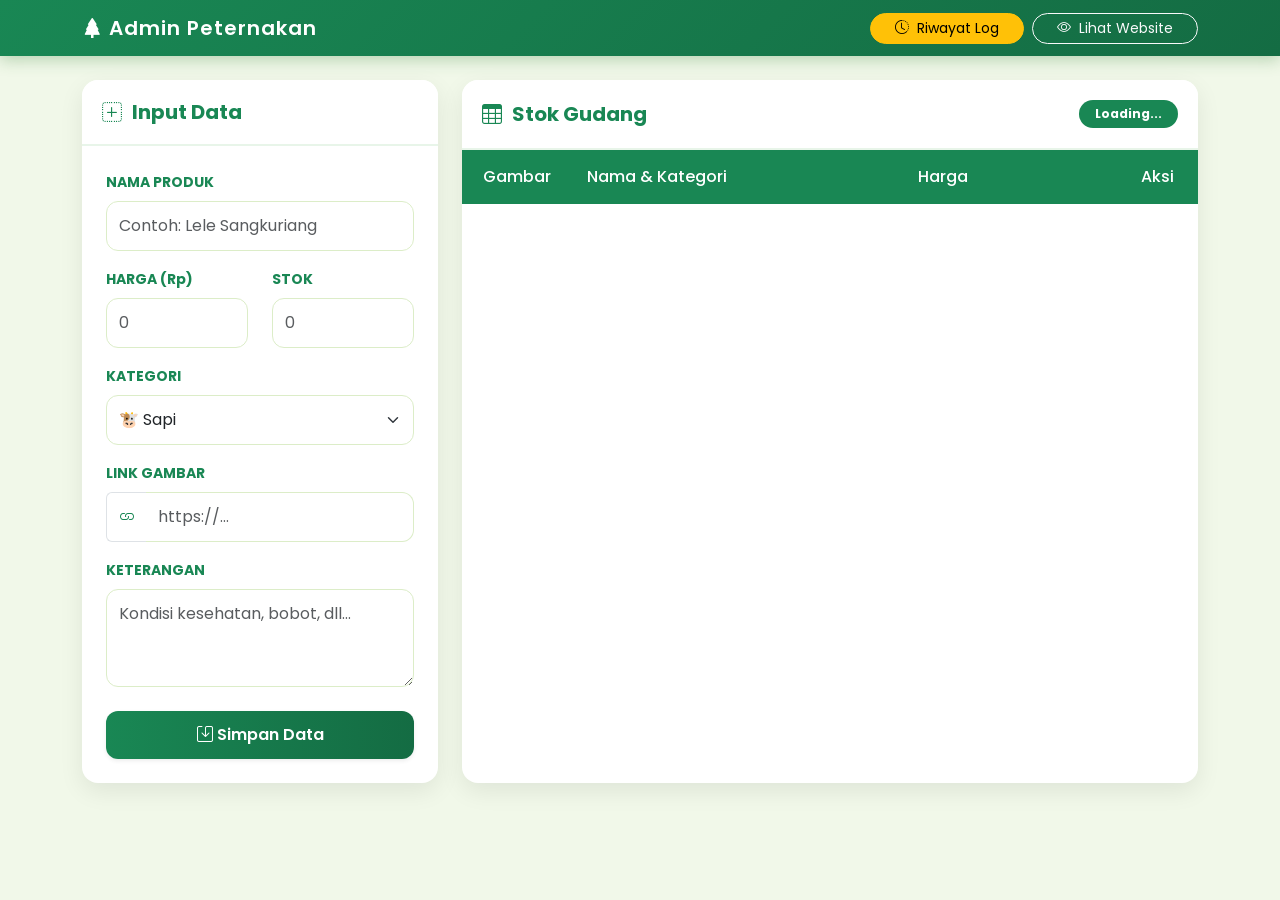
<file: admin.html>
<!DOCTYPE html>
<html lang="id">
<head>
    <meta charset="UTF-8">
    <meta name="viewport" content="width=device-width, initial-scale=1.0">
    <title>Admin Farm - Kelola Data</title>
    
    <link href="https://cdn.jsdelivr.net/npm/bootstrap@5.3.0/dist/css/bootstrap.min.css" rel="stylesheet">
    <link href="https://fonts.googleapis.com/css2?family=Poppins:wght@300;400;600&display=swap" rel="stylesheet">
    <link rel="stylesheet" href="https://cdn.jsdelivr.net/npm/bootstrap-icons@1.11.0/font/bootstrap-icons.css">

    <style>
        :root {
            --primary-green: #198754; /* Hijau Hutan */
            --light-green: #146c43;   /* Hijau Daun */
            --bg-soft: #f1f8e9;       /* Hijau Muda Pucat */
        }

        body {
            background-color: var(--bg-soft);
            font-family: 'Poppins', sans-serif;
            color: #4a4a4a;
        }

        /* Navbar Hijau Segar */
        .navbar {
            background: linear-gradient(135deg, var(--primary-green), var(--light-green));
            box-shadow: 0 4px 15px rgba(46, 125, 50, 0.3);
        }
        .navbar-brand {
            font-weight: 600;
            color: #fff !important;
            letter-spacing: 1px;
        }

        /* Kartu Melayang (Shadow) */
        .card {
            border: none;
            border-radius: 16px;
            box-shadow: 0 8px 24px rgba(0, 0, 0, 0.08); /* Ini efek bayangannya */
            overflow: hidden;
            transition: transform 0.3s;
            background-color: white;
        }
        
        .card-header {
            background-color: #fff;
            border-bottom: 2px solid #e8f5e9;
            padding: 20px;
        }

        .card-header h5 {
            color: var(--primary-green);
            font-weight: 700;
            margin: 0;
            display: flex;
            align-items: center;
            gap: 10px;
        }

        /* Input Form */
        .form-control, .form-select {
            border-radius: 12px;
            border: 1px solid #dcedc8;
            padding: 12px;
            background-color: #ffffff;
        }
        .form-control:focus {
            border-color: var(--light-green);
            box-shadow: 0 0 0 0.2rem rgba(76, 175, 80, 0.25);
        }

        /* Tombol Hijau */
        .btn-farm {
            background: linear-gradient(to right, var(--primary-green), var(--light-green));
            color: white;
            border: none;
            border-radius: 12px;
            padding: 12px;
            font-weight: 600;
            transition: 0.3s;
        }
        .btn-farm:hover {
            opacity: 0.9;
            transform: translateY(-2px);
            color: #fff;
            box-shadow: 0 5px 15px rgba(46, 125, 50, 0.3);
        }
        
        .btn-warning-custom {
            background: linear-gradient(to right, #fbc02d, #ffa000);
            color: white;
            border: none;
            border-radius: 12px;
            padding: 12px;
            font-weight: 600;
        }

        /* Tabel Hijau */
        .table-custom thead {
            background-color: var(--primary-green);
            color: white;
        }
        .table-custom th {
            font-weight: 500;
            border: none;
            padding: 15px;
            background-color: var(--primary-green);
            color: white;
        }
        .table-custom td {
            padding: 15px;
            vertical-align: middle;
            border-bottom: 1px solid #f1f8e9;
        }
        
        .img-thumb {
            width: 50px;
            height: 50px;
            object-fit: cover;
            border-radius: 10px;
            border: 2px solid #e8f5e9;
            box-shadow: 0 2px 5px rgba(0,0,0,0.1);
        }

        .badge-kategori {
            background-color: #e8f5e9;
            color: #2e7d32;
            padding: 5px 10px;
            border-radius: 8px;
            font-size: 0.8em;
            font-weight: 600;
            border: 1px solid #c8e6c9;
        }
    </style>
</head>
<body>

    <nav class="navbar navbar-expand-lg navbar-dark mb-4 sticky-top">
    <div class="container">
        <a class="navbar-brand" href="#">
            <i class="bi bi-tree-fill"></i> Admin Peternakan
        </a>
        
        <div class="d-flex gap-2"> <a href="halaman_log.php" class="btn btn-warning btn-sm rounded-pill px-4 d-flex align-items-center gap-2">
                <i class="bi bi-clock-history"></i> <span>Riwayat Log</span>
            </a>

            <a href="koleksi.html" class="btn btn-outline-light btn-sm rounded-pill px-4 d-flex align-items-center gap-2">
                <i class="bi bi-eye"></i> 
                <span>Lihat Website</span>
            </a>
            
        </div>
    </div>
</nav>

    <div class="container pb-5">
        <div class="row g-4">
            
            <div class="col-lg-4">
                <div class="card h-100">
                    <div class="card-header d-flex justify-content-between align-items-center">
                        <h5 id="judul-form"><i class="bi bi-plus-square-dotted"></i> Input Data</h5>
                        <button onclick="resetForm()" class="btn btn-sm btn-outline-danger" id="btn-batal" style="display:none;">Batal Edit</button>
                    </div>
                    <div class="card-body p-4">
                        <form action="simpan_produk.php" method="POST" enctype="multipart/form-data">

                            
                            <input type="hidden" name="id" id="id_hewan">
                            <input type="hidden" name="aksi" id="form_aksi" value="tambah">

                            <div class="mb-3">
                                <label class="form-label small text-success fw-bold">NAMA PRODUK</label>
                                <input type="text" name="nama" id="nama" class="form-control" placeholder="Contoh: Lele Sangkuriang" required>
                            </div>

                            <div class="row">
                                <div class="col-6 mb-3">
                                    <label class="form-label small text-success fw-bold">HARGA (Rp)</label>
                                    <input type="number" name="harga" id="harga" class="form-control" placeholder="0" required>
                                </div>
                                <div class="col-6 mb-3">
                                    <label class="form-label small text-success fw-bold">STOK</label>
                                    <input type="number" name="stok" id="stok" class="form-control" placeholder="0" required>
                                </div>
                            </div>

                            <div class="mb-3">
                                <label class="form-label small text-success fw-bold">KATEGORI</label>
                                <select name="kategori" id="kategori" class="form-select">
                                    <option value="Sapi">🐮 Sapi</option>
                                    <option value="Kambing">🐐 Kambing</option>
                                    <option value="Ayam">🐓 Ayam</option>
                                    <option value="Lele">🐟 Lele</option>
                                    <option value="Telur">🥚 Telur</option>
                                </select>
                            </div>

                            <div class="mb-3">
                                <label class="form-label small text-success fw-bold">LINK GAMBAR</label>
                                <div class="input-group">
                                    <span class="input-group-text bg-white border-end-0 text-success"><i class="bi bi-link"></i></span>
                                    <input type="text" name="gambar" id="gambar" class="form-control border-start-0" placeholder="https://..." required>
                                </div>
                            </div>

                            <div class="mb-3">
                                <label class="form-label small text-success fw-bold">KETERANGAN</label>
                                <textarea name="deskripsi" id="deskripsi" class="form-control" rows="3" placeholder="Kondisi kesehatan, bobot, dll..."></textarea>
                            </div>

                            <button type="submit" class="btn btn-farm w-100 mt-2 shadow-sm" id="btn-submit">
                                <i class="bi bi-save"></i> Simpan Data
                            </button>
                        </form>
                    </div>
                </div>
            </div>

            <div class="col-lg-8">
                <div class="card h-100">
                    <div class="card-header d-flex justify-content-between align-items-center">
                        <h5><i class="bi bi-table"></i> Stok Gudang</h5>
                        <span class="badge bg-success rounded-pill px-3 py-2" id="total-data">Loading...</span>
                    </div>
                    <div class="card-body p-0">
                        <div class="table-responsive">
                            <table class="table table-custom table-hover mb-0">
                                <thead>
                                    <tr>
                                        <th width="15%" class="text-center">Gambar</th>
                                        <th>Nama & Kategori</th>
                                        <th>Harga</th>
                                        <th class="text-end pe-4">Aksi</th>
                                    </tr>
                                </thead>
                                <tbody id="tabel-hewan">
                                    </tbody>
                            </table>
                        </div>
                    </div>
                </div>
            </div>

        </div>
    </div>

    <form id="form-hapus" action="simpan_produk.php" method="POST" style="display:none;">
        <input type="hidden" name="aksi" value="hapus">
        <input type="hidden" name="id_hapus" id="id_hapus">
    </form>

    <script>
        // Ambil data dari MySQL
fetch('api_products.php')
    .then(res => res.json())
    .then(data => {
        const tabel = document.getElementById('tabel-hewan');
        document.getElementById('total-data').innerText = data.length + ' Item';
        tabel.innerHTML = '';

        data.forEach(h => {
            let hargaIndo = new Intl.NumberFormat('id-ID', { style: 'currency', currency: 'IDR', minimumFractionDigits: 0 }).format(h.harga);
            
            // h.id adalah kolom primary key di tabel MySQL kamu
            let jsonStr = JSON.stringify(h).replace(/"/g, '&quot;');

            tabel.innerHTML += `
                <tr>
                    <td class="text-center"><img src="${h.gambar}" class="img-thumb"></td>
                    <td>
                        <div class="fw-bold">${h.nama}</div>
                        <span class="badge-kategori">${h.kategori}</span>
                        <small class="text-muted">(${h.stok} stok)</small>
                    </td>
                    <td class="text-success fw-bold">${hargaIndo}</td>
                    <td class="text-end pe-4">
                        <button onclick="editData(${jsonStr})" class="btn btn-warning btn-sm text-white"><i class="bi bi-pencil-fill"></i></button>
                        <button onclick="hapusData(${h.id}, '${h.nama}')" class="btn btn-danger btn-sm"><i class="bi bi-trash-fill"></i></button>
                    </td>
                </tr>`;
        });
    });

// Fungsi Edit
function editData(data) {
    document.getElementById('judul-form').innerText = "Edit Data";
    document.getElementById('form_aksi').value = "edit";
    document.getElementById('id_hewan').value = data.id; // Pakai data.id
    document.getElementById('nama').value = data.nama;
    document.getElementById('harga').value = data.harga;
    document.getElementById('stok').value = data.stok;
    document.getElementById('kategori').value = data.kategori;
    document.getElementById('gambar').value = data.gambar;
    document.getElementById('deskripsi').value = data.deskripsi;
    
    document.getElementById('btn-submit').innerText = "Update Data";
    document.getElementById('btn-submit').className = "btn btn-warning w-100 mt-2";
    document.getElementById('btn-batal').style.display = "block";
    window.scrollTo({ top: 0, behavior: 'smooth' });
}

// Fungsi Hapus
function hapusData(id, nama) {
    if(confirm('Yakin hapus ' + nama + '?')) {
        document.getElementById('id_hapus').value = id;
        document.getElementById('form-hapus').submit();
    }
}
    </script>

</body>
</html>
</file>
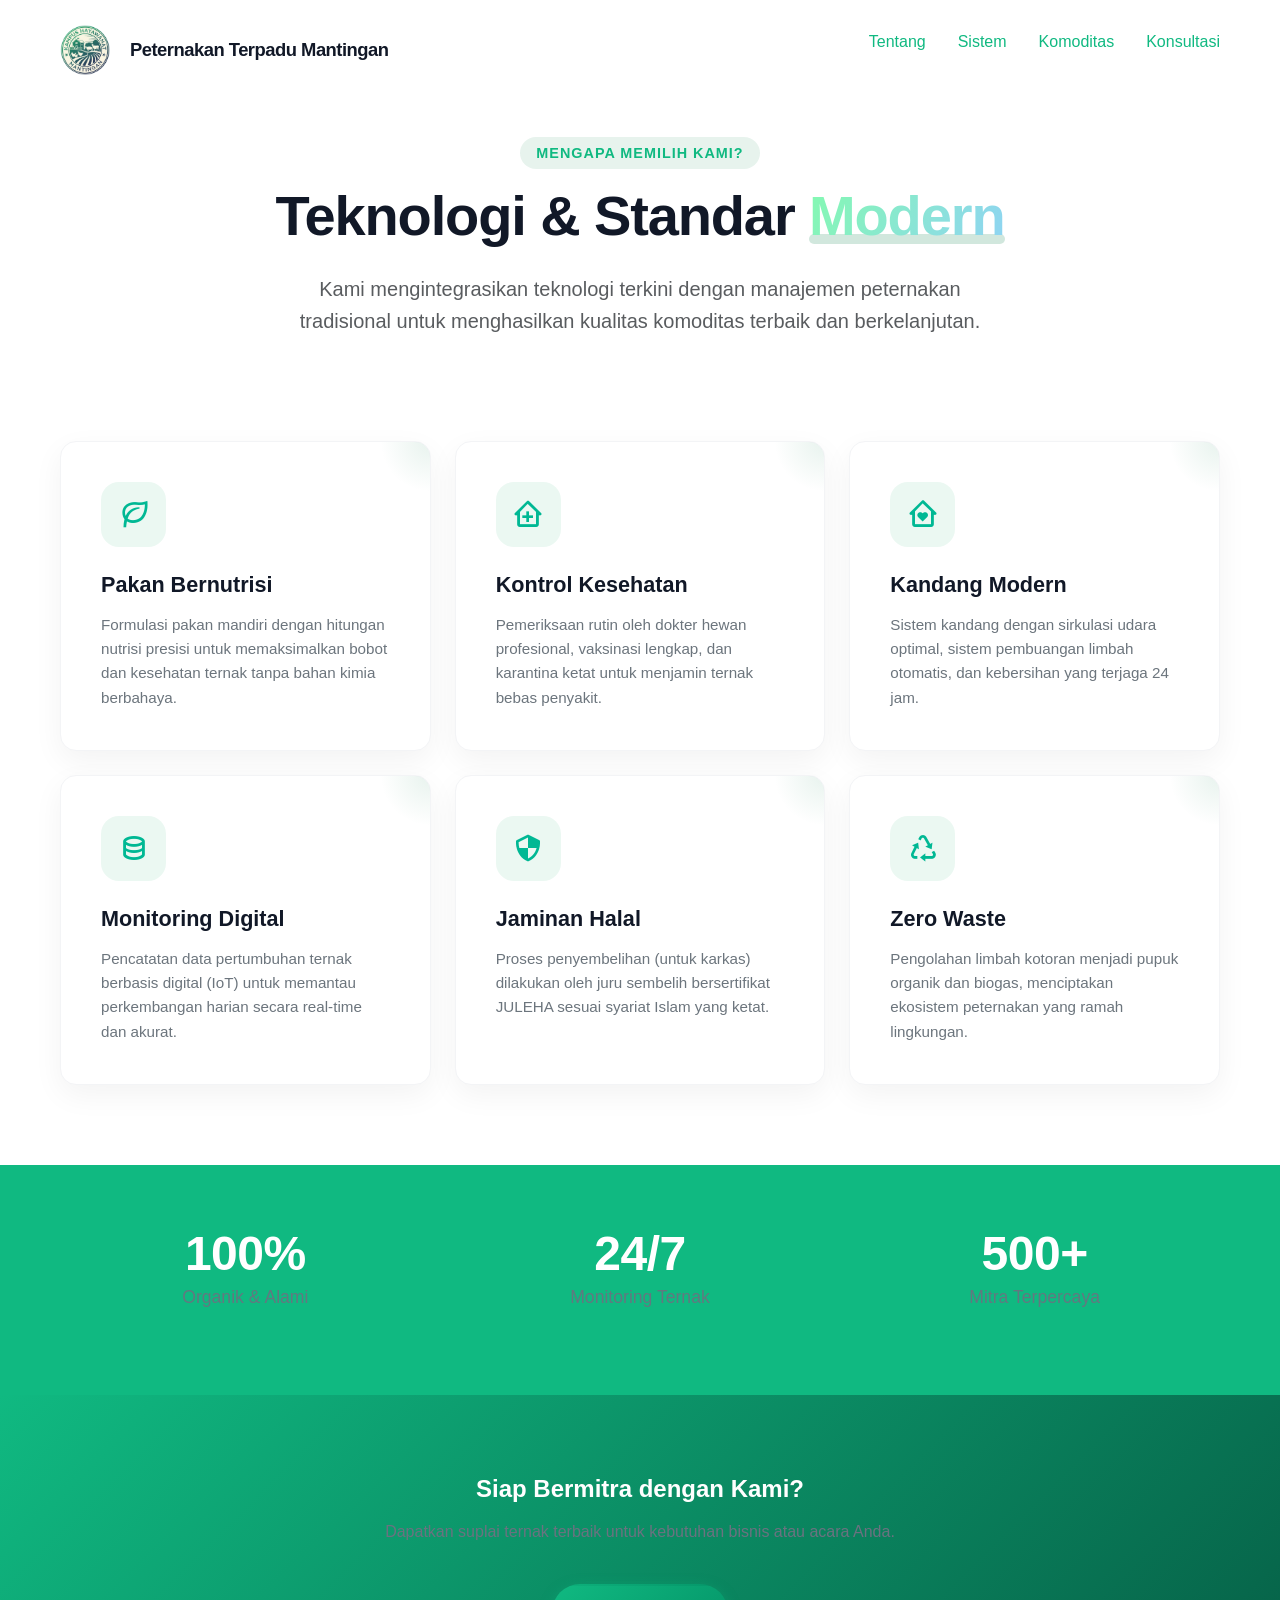
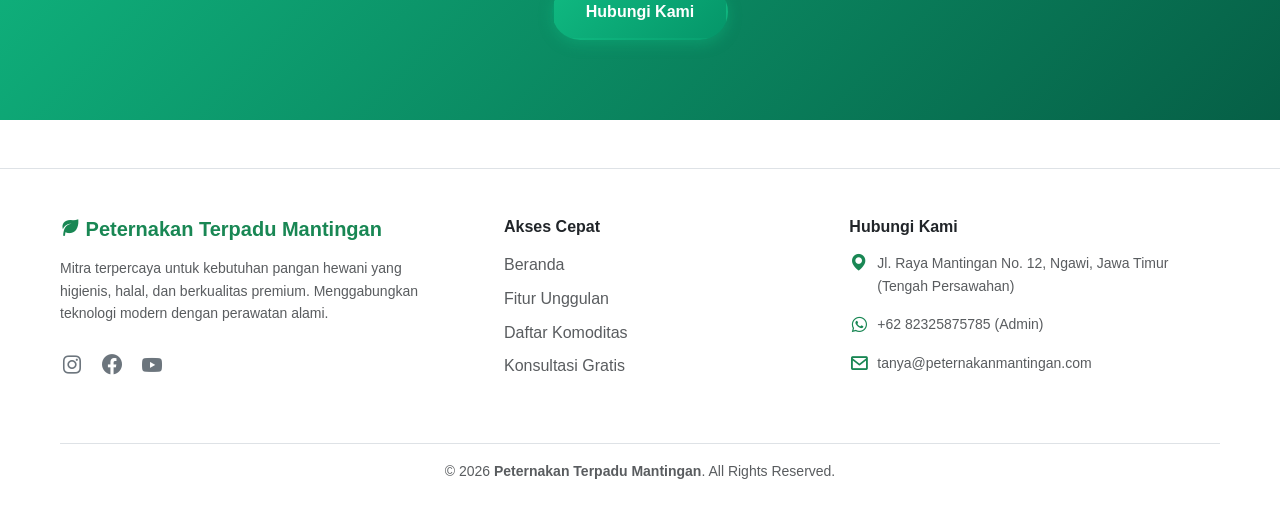
<file: fitur.html>
<!DOCTYPE html>
<html lang="id">
<head>
    <meta charset="UTF-8">
    <meta name="viewport" content="width=device-width, initial-scale=1.0">
    <title>Fitur Unggulan | Peternakan Mantingan</title>
    <link href="https://cdn.jsdelivr.net/npm/bootstrap@5.3.2/dist/css/bootstrap.min.css" rel="stylesheet">
    <link href='https://unpkg.com/boxicons@2.1.4/css/boxicons.min.css' rel='stylesheet'>
    <link rel="stylesheet" href="fitur.css">
    <link rel="stylesheet" href="style.css">
</head>
<body>

    <nav class="navbar">
    <div class="container nav-container">
        <a href="index.html" class="logo">
            <img src="logo bulet.png" alt="Logo" class="navbar-logo-img">
            <span class="brand-name">Peternakan Terpadu Mantingan</span>
        </a>

        <ul class="nav-menu">
            <li><a href="index.html#tentang-teaser" class="nav-link">Tentang</a></li>
            <li><a href="fitur.html" class="nav-link">Sistem</a></li>
            <li><a href="index.html#komoditas-unggulan" class="nav-link">Komoditas</a></li>
            <li><a href="konsultasi.html" class="nav-link">Konsultasi</a></li>
        </ul>
        
        <div class="hamburger">
            <span class="bar"></span>
            <span class="bar"></span>
            <span class="bar"></span>
        </div>
    </div>
</nav>

    <header class="page-header text-center">
        <div class="container">
            <span class="badge-custom">Mengapa Memilih Kami?</span>
            <h1 class="display-4 fw-bold mt-3">Teknologi & Standar <span class="text-highlight">Modern</span></h1>
            <p class="lead text-muted mx-auto" style="max-width: 700px;">
                Kami mengintegrasikan teknologi terkini dengan manajemen peternakan tradisional untuk menghasilkan kualitas komoditas terbaik dan berkelanjutan.
            </p>
        </div>
    </header>

    <section class="features-section">
        <div class="container">
            <div class="row g-4">
                
                <div class="col-md-6 col-lg-4">
                    <div class="feature-card hidden-element">
                        <div class="icon-box bg-green-light">
                            <i class='bx bx-leaf'></i>
                        </div>
                        <h3>Pakan Bernutrisi</h3>
                        <p>Formulasi pakan mandiri dengan hitungan nutrisi presisi untuk memaksimalkan bobot dan kesehatan ternak tanpa bahan kimia berbahaya.</p>
                    </div>
                </div>

                <div class="col-md-6 col-lg-4">
                    <div class="feature-card hidden-element delay-1">
                        <div class="icon-box bg-blue-light">
                            <i class='bx bx-clinic'></i>
                        </div>
                        <h3>Kontrol Kesehatan</h3>
                        <p>Pemeriksaan rutin oleh dokter hewan profesional, vaksinasi lengkap, dan karantina ketat untuk menjamin ternak bebas penyakit.</p>
                    </div>
                </div>

                <div class="col-md-6 col-lg-4">
                    <div class="feature-card hidden-element delay-2">
                        <div class="icon-box bg-orange-light">
                            <i class='bx bx-home-heart'></i>
                        </div>
                        <h3>Kandang Modern</h3>
                        <p>Sistem kandang dengan sirkulasi udara optimal, sistem pembuangan limbah otomatis, dan kebersihan yang terjaga 24 jam.</p>
                    </div>
                </div>

                <div class="col-md-6 col-lg-4">
                    <div class="feature-card hidden-element">
                        <div class="icon-box bg-purple-light">
                            <i class='bx bx-data'></i>
                        </div>
                        <h3>Monitoring Digital</h3>
                        <p>Pencatatan data pertumbuhan ternak berbasis digital (IoT) untuk memantau perkembangan harian secara real-time dan akurat.</p>
                    </div>
                </div>

                <div class="col-md-6 col-lg-4">
                    <div class="feature-card hidden-element delay-1">
                        <div class="icon-box bg-red-light">
                            <i class='bx bx-shield-quarter'></i>
                        </div>
                        <h3>Jaminan Halal</h3>
                        <p>Proses penyembelihan (untuk karkas) dilakukan oleh juru sembelih bersertifikat JULEHA sesuai syariat Islam yang ketat.</p>
                    </div>
                </div>

                <div class="col-md-6 col-lg-4">
                    <div class="feature-card hidden-element delay-2">
                        <div class="icon-box bg-teal-light">
                            <i class='bx bx-recycle'></i>
                        </div>
                        <h3>Zero Waste</h3>
                        <p>Pengolahan limbah kotoran menjadi pupuk organik dan biogas, menciptakan ekosistem peternakan yang ramah lingkungan.</p>
                    </div>
                </div>

            </div>
        </div>
    </section>

    <section class="stats-section">
        <div class="container">
            <div class="row text-center">
                <div class="col-md-4 mb-4 mb-md-0">
                    <h2 class="counter">100%</h2>
                    <p>Organik & Alami</p>
                </div>
                <div class="col-md-4 mb-4 mb-md-0">
                    <h2 class="counter">24/7</h2>
                    <p>Monitoring Ternak</p>
                </div>
                <div class="col-md-4">
                    <h2 class="counter">500+</h2>
                    <p>Mitra Terpercaya</p>
                </div>
            </div>
        </div>
    </section>

    <section class="cta-section text-center">
        <div class="container">
            <h3>Siap Bermitra dengan Kami?</h3>
            <p>Dapatkan suplai ternak terbaik untuk kebutuhan bisnis atau acara Anda.</p>
            <a href="konsultasi.html" class="btn btn-primary btn-lg mt-3">Hubungi Kami</a>
        </div>
    </section>

<footer class="bg-white border-top pt-5 pb-4 mt-5">
    <div class="container">
        <div class="row g-4 justify-content-between">
            
            <div class="col-md-4">
                <h5 class="fw-bold text-success mb-3">
                    <i class='bx bxs-leaf'></i> Peternakan Terpadu Mantingan
                </h5>
                <p class="text-muted small">
                    Mitra terpercaya untuk kebutuhan pangan hewani yang higienis, halal, dan berkualitas premium. Menggabungkan teknologi modern dengan perawatan alami.
                </p>
                <div class="d-flex gap-3 mt-3">
                    <a href="#" class="text-secondary fs-4"><i class='bx bxl-instagram'></i></a>
                    <a href="#" class="text-secondary fs-4"><i class='bx bxl-facebook-circle'></i></a>
                    <a href="#" class="text-secondary fs-4"><i class='bx bxl-youtube'></i></a>
                </div>
            </div>

            <div class="col-md-3">
                <h6 class="fw-bold text-dark mb-3">Akses Cepat</h6>
                <ul class="list-unstyled d-flex flex-column gap-2">
                    <li><a href="index.html" class="text-decoration-none text-muted footer-link">Beranda</a></li>
                    <li><a href="fitur.html" class="text-decoration-none text-muted footer-link">Fitur Unggulan</a></li>
                    <li><a href="koleksi.html" class="text-decoration-none text-muted footer-link">Daftar Komoditas</a></li>
                    <li><a href="konsultasi.html" class="text-decoration-none text-muted footer-link">Konsultasi Gratis</a></li>
                </ul>
            </div>

            <div class="col-md-4">
                <h6 class="fw-bold text-dark mb-3">Hubungi Kami</h6>
                <ul class="list-unstyled d-flex flex-column gap-3">
                    <li class="d-flex gap-2 align-items-start text-muted small">
                        <i class='bx bxs-map text-success fs-5'></i>
                        <span>Jl. Raya Mantingan No. 12, Ngawi, Jawa Timur<br>(Tengah Persawahan)</span>
                    </li>
                    <li class="d-flex gap-2 align-items-center text-muted small">
                        <i class='bx bxl-whatsapp text-success fs-5'></i>
                        <span>+62 82325875785 (Admin)</span>
                    </li>
                    <li class="d-flex gap-2 align-items-center text-muted small">
                        <i class='bx bx-envelope text-success fs-5'></i>
                        <span>tanya@peternakanmantingan.com</span>
                    </li>
                </ul>
            </div>
        </div>

        <div class="border-top mt-5 pt-3 text-center">
            <p class="text-muted small mb-0">
                &copy; 2026 <b>Peternakan Terpadu Mantingan</b>. All Rights Reserved.
            </p>
        </div>
    </div>
</footer>

    <script src="https://cdn.jsdelivr.net/npm/bootstrap@5.3.2/dist/js/bootstrap.bundle.min.js"></script>
    <script src="fitur.js"></script>
    <script src="main.js"></script>
</body>
</html>
</file>
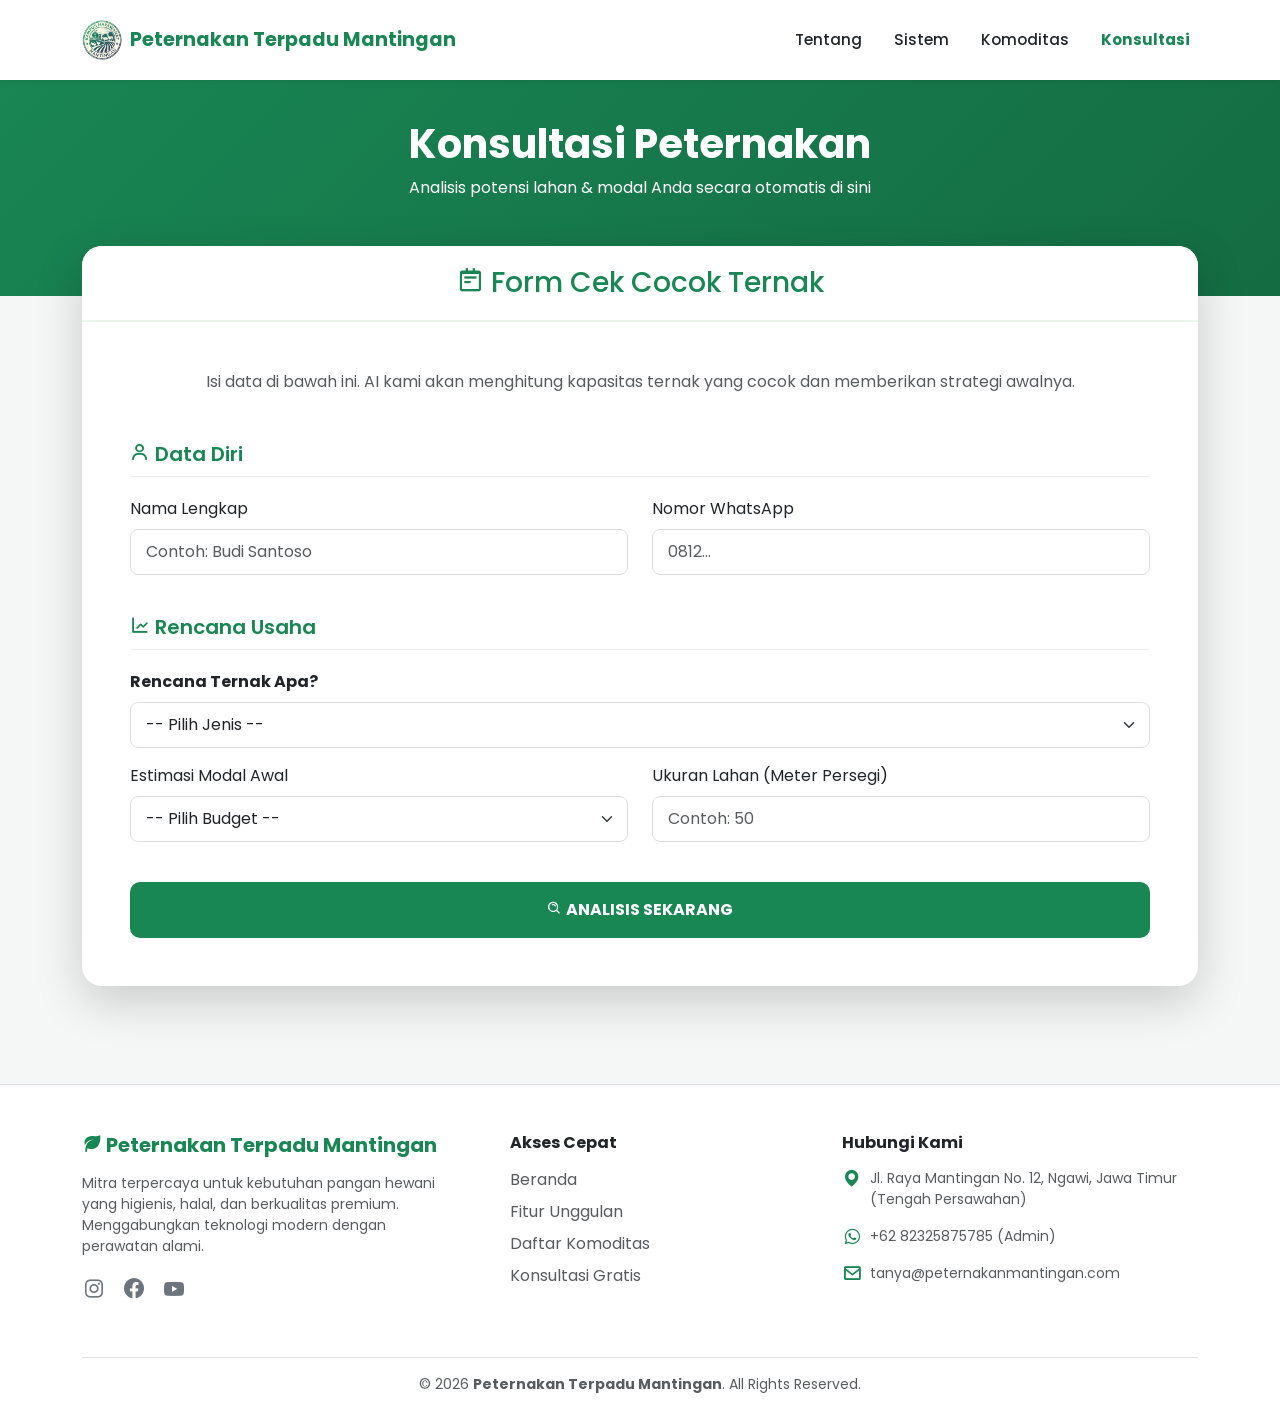
<file: konsultasi.html>
<!DOCTYPE html>
<html lang="id">
<head>
  <meta charset="UTF-8">
  <title>Konseling Gratis Peternakan | Mantingan</title>
  <meta name="viewport" content="width=device-width, initial-scale=1">
  <link href="https://cdn.jsdelivr.net/npm/bootstrap@5.3.2/dist/css/bootstrap.min.css" rel="stylesheet">
  <link href='https://unpkg.com/boxicons@2.1.4/css/boxicons.min.css' rel='stylesheet'>
  <link rel="stylesheet" href="konsultasi.css"> 
</head>
<body>

    <nav class="navbar fixed-top navbar-expand-lg bg-white shadow-sm">
        <div class="container nav-container">
            <a href="index.html" class="navbar-brand d-flex align-items-center gap-2">
                <img src="logo bulet.png" alt="Logo" class="navbar-logo-img" width="40" onerror="this.style.display='none'">
                <span class="brand-name fw-bold text-success">Peternakan Terpadu Mantingan</span>
            </a>
            <div class="hamburger d-lg-none">
                <i class='bx bx-menu fs-1'></i>
            </div>
            <div class="collapse navbar-collapse justify-content-end">
                <ul class="navbar-nav nav-menu d-flex gap-3">
                    <li class="nav-item"><a href="index.html" class="nav-link text-dark">Tentang</a></li>
                    <li class="nav-item"><a href="fitur.html" class="nav-link text-dark">Sistem</a></li>
                    <li class="nav-item"><a href="index.html#komoditas-unggulan" class="nav-link text-dark">Komoditas</a></li>
                    <li class="nav-item"><a href="konsultasi.html" class="nav-link active text-success fw-bold">Konsultasi</a></li>
                </ul>
            </div>
        </div>
    </nav>

    <header class="hero-section">
        <div class="container text-center text-white reveal-up">
            <h1 class="fw-bold">Konsultasi Peternakan</h1>
            <p>Analisis potensi lahan & modal Anda secara otomatis di sini</p>
        </div>
    </header>

    <div class="container content-wrapper">
      <div class="card shadow-lg main-card reveal-up delay-2">
        <div class="card-header text-center">
          <h3 class="mb-0"><i class='bx bx-notepad'></i> Form Cek Cocok Ternak</h3>
        </div>
        <div class="card-body p-4 p-md-5">
          <p class="text-muted text-center mb-5">
            Isi data di bawah ini. AI kami akan menghitung kapasitas ternak yang cocok dan memberikan strategi awalnya.
          </p>
          
          <form id="formKonseling" method="POST" action="konsultasi.php">

            
            <div class="form-section reveal-up delay-3">
              <h5 class="section-heading text-success"><i class='bx bx-user'></i> Data Diri</h5>
              <div class="row">
                  <div class="col-md-6 mb-3">
                      <label class="form-label">Nama Lengkap</label>
                      <input type="text" class="form-control" id="nama" name="nama_lengkap" placeholder="Contoh: Budi Santoso" required>

                  </div>
                  <div class="col-md-6 mb-3">
                      <label class="form-label">Nomor WhatsApp</label>
                      <input type="tel" class="form-control" id="whatsapp" name="whatsapp" placeholder="0812..." required>
                  </div>
              </div>
            </div>

            <div class="form-section reveal-up delay-4 mt-4">
              <h5 class="section-heading text-success"><i class='bx bx-line-chart'></i> Rencana Usaha</h5>
              
              <div class="row">
                  <div class="col-12 mb-3">
                    <label class="form-label fw-bold">Rencana Ternak Apa?</label>
                    <select class="form-select" id="jenis_ternak" name="jenis_ternak" required>
                      <option value="">-- Pilih Jenis --</option>
                      <option value="lele">Ikan Lele (Kolam Terpal/Tanah)</option>
                      <option value="ayam_petelur">Ayam Petelur (Produksi Telur)</option>
                      <option value="sapi">Sapi (Penggemukan/Fattening)</option>
                      <option value="kambing">Kambing / Domba</option>
                    </select>
                  </div>

                  <div class="col-md-6 mb-3">
                    <label class="form-label">Estimasi Modal Awal</label>
                    <select class="form-select" id="modal" name="modal_awal" required>
                      <option value="">-- Pilih Budget --</option>
                      <option value="kecil">Kecil (Di bawah 5 Juta)</option>
                      <option value="sedang">Sedang (5 - 20 Juta)</option>
                      <option value="besar">Besar (Di atas 20 Juta)</option>
                    </select>
                  </div>
                  
                  <div class="col-md-6 mb-3">
                      <label class="form-label">Ukuran Lahan (Meter Persegi)</label>
                      <input type="number" class="form-control" id="ukuran_lahan" name="luas_lahan" placeholder="Contoh: 50" required>
                  </div>
              </div>
            </div>

            <button type="submit" class="btn btn-success w-100 btn-submit mt-4 fw-bold p-3">
                <i class='bx bx-search-alt'></i> ANALISIS SEKARANG
            </button>
          </form>

          <div class="result-box mt-5" id="hasil" style="display: none;">
            <div class="text-center result-header p-3 bg-success text-white rounded-top">
                <h5 class="mb-0">HASIL ANALISIS AI</h5>
            </div>
            <div class="p-4 border border-success border-top-0 rounded-bottom">
                <div class="text-center mb-4">
                  <span class="badge bg-warning text-dark mb-2" id="kode_profil">PELUANG USAHA</span>
                  <h3 class="fw-bold text-dark" id="nama_profil">Nama Profil</h3>
                </div>
                
                <div class="alert alert-light border-start border-success border-4 shadow-sm" role="alert">
                    <i class='bx bxs-quote-alt-left text-success fs-4'></i><br>
                    <span id="deskripsi_profil" class="fst-italic text-dark"></span>
                </div>

                <div class="row mt-4 g-3">
                    <div class="col-md-6">
                        <div class="p-3 bg-light rounded border">
                            <h6 class="fw-bold"><i class='bx bx-bulb text-warning'></i> Strategi Pakan</h6>
                            <p id="rekomendasi_ternak" class="mb-0 small"></p>
                        </div>
                    </div>
                    <div class="col-md-6">
                         <div class="p-3 bg-light rounded border">
                            <h6 class="fw-bold"><i class='bx bx-wallet text-success'></i> Kapasitas Lahan</h6>
                            <p id="estimasi_modal" class="mb-0 small"></p>
                        </div>
                    </div>
                </div>

                <h6 class="mt-4 fw-bold text-success"><i class='bx bx-list-check'></i> Langkah Awal Solusi:</h6>
                <ol id="langkah_memulai" class="list-group list-group-numbered list-group-flush mb-3"></ol>

                <div class="accordion mt-4" id="accordionResult">
                    <div class="accordion-item">
                        <h2 class="accordion-header">
                            <button class="accordion-button collapsed" type="button" data-bs-toggle="collapse" data-bs-target="#collapseTips">
                                <i class='bx bxs-graduation me-2'></i> Tips Perawatan
                            </button>
                        </h2>
                        <div id="collapseTips" class="accordion-collapse collapse" data-bs-parent="#accordionResult">
                            <div class="accordion-body" id="tips_edukasi"></div>
                        </div>
                    </div>
                    <div class="accordion-item">
                        <h2 class="accordion-header">
                            <button class="accordion-button collapsed text-danger" type="button" data-bs-toggle="collapse" data-bs-target="#collapseRisiko">
                                <i class='bx bxs-error-circle me-2'></i> Risiko & Solusi
                            </button>
                        </h2>
                        <div id="collapseRisiko" class="accordion-collapse collapse" data-bs-parent="#accordionResult">
                            <div class="accordion-body text-danger" id="risiko"></div>
                        </div>
                    </div>
                </div>
                
                <div class="text-center mt-4 d-grid gap-2">
                    <button class="btn btn-success fw-bold" onclick="konsultasiKeWA()">
                        <i class='bx bxl-whatsapp'></i> KONSULTASI LANJUT VIA WA
                    </button>
                    <button class="btn btn-outline-secondary btn-sm" onclick="window.print()">
                        <i class='bx bx-printer'></i> Simpan Hasil
                    </button>
                </div>

            </div>
          </div>
        </div>
      </div>
    </div>

    <footer class="bg-white border-top pt-5 pb-4 mt-5">
    <div class="container">
        <div class="row g-4 justify-content-between">
            
            <div class="col-md-4">
                <h5 class="fw-bold text-success mb-3">
                    <i class='bx bxs-leaf'></i> Peternakan Terpadu Mantingan
                </h5>
                <p class="text-muted small">
                    Mitra terpercaya untuk kebutuhan pangan hewani yang higienis, halal, dan berkualitas premium. Menggabungkan teknologi modern dengan perawatan alami.
                </p>
                <div class="d-flex gap-3 mt-3">
                    <a href="#" class="text-secondary fs-4"><i class='bx bxl-instagram'></i></a>
                    <a href="#" class="text-secondary fs-4"><i class='bx bxl-facebook-circle'></i></a>
                    <a href="#" class="text-secondary fs-4"><i class='bx bxl-youtube'></i></a>
                </div>
            </div>

            <div class="col-md-3">
                <h6 class="fw-bold text-dark mb-3">Akses Cepat</h6>
                <ul class="list-unstyled d-flex flex-column gap-2">
                    <li><a href="index.html" class="text-decoration-none text-muted footer-link">Beranda</a></li>
                    <li><a href="fitur.html" class="text-decoration-none text-muted footer-link">Fitur Unggulan</a></li>
                    <li><a href="koleksi.html" class="text-decoration-none text-muted footer-link">Daftar Komoditas</a></li>
                    <li><a href="konsultasi.html" class="text-decoration-none text-muted footer-link">Konsultasi Gratis</a></li>
                </ul>
            </div>

            <div class="col-md-4">
                <h6 class="fw-bold text-dark mb-3">Hubungi Kami</h6>
                <ul class="list-unstyled d-flex flex-column gap-3">
                    <li class="d-flex gap-2 align-items-start text-muted small">
                        <i class='bx bxs-map text-success fs-5'></i>
                        <span>Jl. Raya Mantingan No. 12, Ngawi, Jawa Timur<br>(Tengah Persawahan)</span>
                    </li>
                    <li class="d-flex gap-2 align-items-center text-muted small">
                        <i class='bx bxl-whatsapp text-success fs-5'></i>
                        <span>+62 82325875785 (Admin)</span>
                    </li>
                    <li class="d-flex gap-2 align-items-center text-muted small">
                        <i class='bx bx-envelope text-success fs-5'></i>
                        <span>tanya@peternakanmantingan.com</span>
                    </li>
                </ul>
            </div>
        </div>

        <div class="border-top mt-5 pt-3 text-center">
            <p class="text-muted small mb-0">
                &copy; 2026 <b>Peternakan Terpadu Mantingan</b>. All Rights Reserved.
            </p>
        </div>
    </div>
</footer>

<script src="https://cdn.jsdelivr.net/npm/bootstrap@5.3.2/dist/js/bootstrap.bundle.min.js"></script>
<script src="konsultasi.js"></script>

</body>
</html>
</file>
<file: fitur.css>
@import url('https://fonts.googleapis.com/css2?family=Poppins:wght@300;400;500;600;700&display=swap');

:root {
    --primary: #198754;       /* Hijau Mantingan */
    --dark-green: #146c43;
    --text-dark: #333;
    --bg-light: #f8f9fa;
    --card-shadow: 0 10px 30px rgba(0,0,0,0.05);
    --card-hover: 0 20px 40px rgba(0,0,0,0.1);
}

body {
    font-family: 'Poppins', sans-serif;
    background-color: #fff;
    color: var(--text-dark);
    padding-top: 80px; /* Jarak untuk navbar fixed */
}


/* --- 2. HEADER SECTION --- */
.page-header {
    padding: 60px 0 40px;
}

.badge-custom {
    background-color: rgba(25, 135, 84, 0.1);
    color: var(--primary);
    padding: 8px 16px;
    border-radius: 30px;
    font-weight: 600;
    font-size: 0.9rem;
    text-transform: uppercase;
    letter-spacing: 1px;
}

.text-highlight {
    color: var(--primary);
    position: relative;
    display: inline-block;
}

/* Garis bawah artistik */
.text-highlight::after {
    content: '';
    position: absolute;
    width: 100%;
    height: 10px;
    background: rgba(25, 135, 84, 0.2);
    bottom: 5px;
    left: 0;
    z-index: -1;
    border-radius: 5px;
}

/* --- 3. FEATURE CARDS --- */
.features-section {
    padding: 40px 0 80px;
}

.feature-card {
    background: white;
    padding: 40px 30px;
    border-radius: 20px;
    border: 1px solid #f0f0f0;
    box-shadow: var(--card-shadow);
    transition: all 0.4s ease;
    height: 100%;
    position: relative;
    overflow: hidden;
    z-index: 1;
}

.feature-card:hover {
    transform: translateY(-10px);
    box-shadow: var(--card-hover);
    border-color: transparent;
}

/* Background circle effect on hover */
.feature-card::before {
    content: '';
    position: absolute;
    top: -50px; right: -50px;
    width: 100px; height: 100px;
    background: radial-gradient(circle, rgba(25,135,84,0.1) 0%, rgba(255,255,255,0) 70%);
    border-radius: 50%;
    transition: transform 0.5s;
    z-index: -1;
}

.feature-card:hover::before {
    transform: scale(5);
}

.icon-box {
    width: 70px; height: 70px;
    border-radius: 15px;
    display: flex; align-items: center; justify-content: center;
    font-size: 2rem;
    margin-bottom: 25px;
    transition: transform 0.3s;
}

.feature-card:hover .icon-box {
    transform: rotate(5deg) scale(1.1);
}

.feature-card h3 {
    font-weight: 700; margin-bottom: 15px; font-size: 1.35rem;
}

.feature-card p {
    color: #6c757d; line-height: 1.6; font-size: 0.95rem; margin-bottom: 0;
}

/* Warna-warni Icon Background (Pastel) */
.bg-green-light { background: #e8f5e9; color: #2e7d32; }
.bg-blue-light { background: #e3f2fd; color: #1565c0; }
.bg-orange-light { background: #fff3e0; color: #ef6c00; }
.bg-purple-light { background: #f3e5f5; color: #7b1fa2; }
.bg-red-light { background: #ffebee; color: #c62828; }
.bg-teal-light { background: #e0f2f1; color: #00695c; }


/* --- 4. STATS SECTION --- */
.stats-section {
    background-color: var(--primary);
    color: white;
    padding: 60px 0;
    border-radius: 0; 
}
/* Jika ingin statsnya melengkung sedikit di container */
@media (min-width: 992px) {
.stats-section .container {
        /* Opsional: memberi style khusus di desktop */
    }
}

.counter { font-size: 3rem; font-weight: 700; margin-bottom: 0; }
.stats-section p { font-size: 1.1rem; opacity: 0.9; }


/* --- 5. CTA SECTION --- */
.cta-section { padding: 80px 0; }
.cta-section h3 { font-weight: 700; margin-bottom: 15px; }

.btn-primary {
    background-color: var(--primary); border-color: var(--primary);
    padding: 12px 30px; border-radius: 50px; font-weight: 600;
    transition: all 0.3s;
}
.btn-primary:hover {
    background-color: var(--dark-green); transform: scale(1.05);
}

/* --- ANIMASI SCROLL (JS Helper) --- */
.hidden-element {
    opacity: 0; transform: translateY(30px); transition: all 0.8s ease-out;
}
.show-element { opacity: 1; transform: translateY(0); }
.delay-1 { transition-delay: 0.2s; }
.delay-2 { transition-delay: 0.4s; }
</file>
<file: style.css>
/* --- Variables & Reset --- */
:root {
    --primary: #10B981; /* Emerald 500 */
    --primary-dark: #059669;
    --primary-light: #D1FAE5;
    --secondary: #F59E0B; /* Amber */
    --dark: #111827;
    --gray: #6B7280;
    --light: #F9FAFB;
    --white: #FFFFFF;
    --font-main: 'Plus Jakarta Sans', sans-serif;
    --radius: 16px;
    --shadow-sm: 0 1px 2px 0 rgba(0, 0, 0, 0.05);
    --shadow-md: 0 4px 6px -1px rgba(0, 0, 0, 0.1), 0 2px 4px -1px rgba(0, 0, 0, 0.06);
    --shadow-lg: 0 10px 15px -3px rgba(0, 0, 0, 0.1), 0 4px 6px -2px rgba(0, 0, 0, 0.05);
}

* { margin: 0; padding: 0; box-sizing: border-box; }

html { scroll-behavior: smooth; }

body {
    font-family: var(--font-main);
    color: var(--dark);
    background-color: var(--white);
    line-height: 1.6;
    overflow-x: hidden;
}

/* --- Utilities --- */
.container { max-width: 1200px; margin: 0 auto; padding: 0 24px; }
.text-center { text-align: center; }
.text-primary { color: var(--primary); }
.section { padding: 100px 0; }
.bg-light { background-color: var(--light); }

/* --- Typography --- */
h1 { font-size: 2.8rem; font-weight: 800; line-height: 1.2; margin-bottom: 1.5rem; letter-spacing: -0.02em; }
h2 { font-size: 2.5rem; font-weight: 700; margin-bottom: 1rem; letter-spacing: -0.01em; }
h3 { font-size: 1.5rem; font-weight: 600; }
p { color: var(--gray); margin-bottom: 1.5rem; }

/* --- Buttons --- */
.btn {
    display: inline-block; padding: 14px 32px; border-radius: 50px;
    font-weight: 600; text-decoration: none; transition: all 0.3s ease;
    cursor: pointer; border: 2px solid transparent; font-size: 1rem;
}

.btn-sm { padding: 10px 24px; font-size: 0.9rem; }

.btn-primary {
    background: linear-gradient(135deg, var(--primary), var(--primary-dark));
    color: white;
    box-shadow: 0 4px 14px 0 rgba(16, 185, 129, 0.39);
}
.btn-primary:hover {
    transform: translateY(-2px);
    box-shadow: 0 6px 20px 0 rgba(16, 185, 129, 0.23);
}

.btn-outline {
    background: transparent; border-color: var(--dark); color: var(--dark);
}
.btn-outline:hover { background: var(--dark); color: white; }

.btn-white { background: white; color: var(--primary); }
.btn-white:hover { transform: scale(1.05); }

/* --- NAVBAR PATEN STYLE --- */
.navbar {
    position: fixed;
    top: 0;
    left: 0;
    width: 100%;
    z-index: 1000;
    background: transparent; /* Awalnya transparan */
    padding: 25px 0; /* Padding awal besar */
    transition: all 0.4s ease; /* Efek transisi halus */
}

/* Style Logo & Teks */
.nav-container {
    display: flex;
    justify-content: space-between;
    align-items: center;
}

.logo {
    display: flex;
    align-items: center;
    gap: 10px;
    text-decoration: none;
}

.navbar-logo-img {
    height: 45px;
    transition: all 0.3s ease;
}

.brand-name {
    font-size: 1.1rem;
    font-weight: 800;
    color: var(--dark); /* Pastikan var(--dark) ada di :root */
    transition: color 0.3s ease;
}

/* Style Menu Link */
.nav-menu {
    display: flex;
    list-style: none;
    gap: 30px;
}

.nav-link {
    text-decoration: none;
    color: #333; /* Warna teks menu awal */
    font-weight: 600;
    font-size: 1rem;
    transition: color 0.3s;
    position: relative;
}

/* Efek garis bawah pas hover */
.nav-link::after {
    content: '';
    position: absolute;
    width: 0;
    height: 2px;
    bottom: -5px;
    left: 0;
    background-color: var(--primary); /* Hijau */
    transition: width 0.3s;
}

.nav-link:hover::after {
    width: 100%;
}

.nav-link:hover {
    color: var(--primary);
}

/* --- STATE SAAT DI-SCROLL (Javasript Active) --- */
.navbar.scrolled {
    background: rgba(255, 255, 255, 0.85); /* Putih transparan */
    padding: 15px 0; /* Navbarnya mengecil (padding berkurang) */
    box-shadow: 0 4px 30px rgba(0, 0, 0, 0.05); /* Bayangan halus */
    backdrop-filter: blur(10px); /* EFEK KACA BURAM (BLUR) */
    -webkit-backdrop-filter: blur(10px);
}

/* Opsional: Logo ikut mengecil dikit pas scroll */
.navbar.scrolled .navbar-logo-img {
    height: 35px;
}

/* --- RESPONSIVE (HP) --- */
.hamburger {
    display: none;
    cursor: pointer;
}

@media (max-width: 768px) {
    .hamburger {
        display: block;
    }
    .hamburger .bar {
        display: block;
        width: 25px;
        height: 3px;
        margin: 5px auto;
        background-color: #333;
        transition: all 0.3s ease-in-out;
    }

    /* Menu di HP */
    .nav-menu {
        position: fixed;
        left: -100%;
        top: 70px;
        flex-direction: column;
        background-color: white;
        width: 100%;
        text-align: center;
        padding: 20px;
        box-shadow: 0 10px 15px rgba(0,0,0,0.1);
        transition: 0.3s;
    }

    .nav-menu.active {
        left: 0;
    }
}

/* Opsional: Ubah warna teks menu kalo backgroundnya berubah */
.navbar.scrolled .nav-link {
    color: var(--dark); /* Pastikan teks tetap gelap biar terbaca */
}
.nav-container { display: flex; justify-content: space-between; align-items: center; }
.logo { display: flex; align-items: center; gap: 8px; font-weight: 800; font-size: 1.5rem; color: var(--dark); text-decoration: none; }
.logo-icon { color: var(--primary); }
.nav-menu { display: flex; list-style: none; gap: 32px; }
.nav-link { text-decoration: none; color: var(--gray); font-weight: 500; transition: color 0.3s; }
.nav-link:hover, .nav-link{ color: var(--primary); }
.nav-btn-group { display: flex; align-items: center; gap: 20px; }
.hamburger { display: none; cursor: pointer; flex-direction: column; gap: 5px; }
.bar { width: 25px; height: 3px; background-color: var(--dark); transition: 0.3s; }

/* --- Hero Section --- */
.hero { position: relative; padding-top: 100px; padding-bottom: 60px; min-heigt:100vh; }
.hero-bg-shape {
    position: absolute; top: -20%; right: -10%; width: 50%; height: 120%;
    background: radial-gradient(circle, var(--primary-light) 0%, rgba(255,255,255,0) 70%);
    z-index: -1; filter: blur(60px);
}
.hero-container { display: grid; grid-template-columns: 1.2fr 1fr; gap: 50px; align-items: center; }
.badge {
    display: inline-block; padding: 6px 16px; background: var(--primary-light);
    color: var(--primary-dark); font-weight: 600; font-size: 0.85rem;
    border-radius: 20px; margin-bottom: 20px;
}

/* Typing Effect Cursor */
.cursor { color: var(--primary); animation: blink 1s infinite; font-weight: 300; }
@keyframes blink { 0%, 100% { opacity: 1; } 50% { opacity: 0; } }

/* Hero Visual - Glassmorphism CSS Art */
.hero-visual { position: relative; height: 400px; display: flex; justify-content: center; align-items: center; }
.glass-card {
    background: rgba(255, 255, 255, 0.6);
    backdrop-filter: blur(12px);
    border: 1px solid rgba(255, 255, 255, 0.4);
    box-shadow: 0 20px 40px rgba(0,0,0,0.05);
    border-radius: 24px;
    padding: 24px;
    position: absolute;
}
.main-card { width: 320px; height: 220px; z-index: 2; animation: float 6s ease-in-out infinite; }
.float-card {
    z-index: 3; bottom: 20px; right: 0; padding: 16px 24px;
    display: flex; align-items: center; gap: 16px;
    animation: float 5s ease-in-out infinite reverse;
}
.icon-check {
    width: 32px; height: 32px; background: var(--primary); color: white;
    border-radius: 50%; display: flex; align-items: center; justify-content: center;
}

/* CSS Charts in Hero */
.card-header { display: flex; gap: 8px; margin-bottom: 20px; }
.dot { width: 10px; height: 10px; border-radius: 50%; }
.red { background: #EF4444; } .yellow { background: #F59E0B; } .green { background: #10B981; }
.chart-area { display: flex; align-items: flex-end; justify-content: space-between; height: 80px; margin-bottom: 20px; }
.bar { width: 12%; background: #E5E7EB; border-radius: 4px; transition: height 1s; }
.bar.active { background: var(--primary); }
.card-stat h3 { margin: 0; font-size: 1.2rem; }
.card-stat small { font-size: 0.8rem; font-weight: 400; color: var(--gray); }

@keyframes float { 0% { transform: translateY(0px); } 50% { transform: translateY(-20px); } 100% { transform: translateY(0px); } }

/* --- Feature Cards --- */
.section-header { margin-bottom: 60px; max-width: 600px; margin-left: auto; margin-right: auto; }
.features-grid { display: grid; grid-template-columns: repeat(auto-fit, minmax(300px, 1fr)); gap: 30px; }
.feature-card {
    background: white; padding: 40px; border-radius: var(--radius);
    border: 1px solid #F3F4F6; transition: 0.3s;
}
.feature-card:hover { transform: translateY(-10px); box-shadow: var(--shadow-lg); border-color: var(--primary-light); }
.icon-box {
    width: 60px; height: 60px; border-radius: 16px; display: flex;
    align-items: center; justify-content: center; margin-bottom: 24px;
}
.icon-box svg { width: 32px; height: 32px; }
.icon-box.green { background: var(--primary-light); color: var(--primary); }
.icon-box.orange { background: #FEF3C7; color: var(--secondary); }
.icon-box.blue { background: #E0F2FE; color: #0EA5E9; }

/* --- About & Split Layout --- */
.split-layout { display: grid; grid-template-columns: 1fr 1fr; gap: 80px; align-items: center; }
.badge-sub { text-transform: uppercase; font-weight: 700; color: var(--primary); font-size: 0.8rem; letter-spacing: 1px; margin-bottom: 10px; }
.check-list { list-style: none; margin-top: 30px; }
.check-list li { display: flex; gap: 15px; margin-bottom: 20px; }
.check-icon {
    width: 24px; height: 24px; background: var(--primary); color: white;
    border-radius: 50%; display: flex; align-items: center; justify-content: center; flex-shrink: 0; font-size: 0.8rem;
}
.image-placeholder {
    width: 100%; height: 400px; background: #E5E7EB; border-radius: 24px;
    position: relative; overflow: hidden; display: flex; align-items: center; justify-content: center;
}
.connection-line { position: absolute; width: 2px; height: 200px; background: var(--primary); top: 50%; left: 50%; transform: translate(-50%, -50%) rotate(45deg); }
.node { width: 20px; height: 20px; background: white; border: 4px solid var(--primary); border-radius: 50%; position: absolute; z-index: 2; }
.n1 { top: 20%; left: 20%; } .n2 { bottom: 20%; right: 20%; } .n3 { top: 50%; left: 50%; transform: translate(-50%, -50%); }

/* --- Testimonials --- */
.testimonial-grid { display: grid; grid-template-columns: repeat(auto-fit, minmax(350px, 1fr)); gap: 30px; }
.testi-card { background: var(--light); padding: 32px; border-radius: var(--radius); }
.testi-card p { font-style: italic; font-size: 1.1rem; color: var(--dark); }
.user-info { display: flex; align-items: center; gap: 15px; margin-top: 20px; }
.avatar-circle { width: 48px; height: 48px; background: var(--dark); color: white; border-radius: 50%; display: flex; align-items: center; justify-content: center; font-weight: 700; }
.user-info h4 { margin: 0; font-size: 1rem; }
.user-info span { font-size: 0.85rem; color: var(--gray); }

/* --- CTA Section --- */
.cta-section { background: linear-gradient(135deg, var(--primary), #065F46); padding: 80px 24px; color: white; }
.cta-container { text-align: center; max-width: 600px; margin: 0 auto; }
.cta-container h2 { color: white; }
.cta-container p { color: rgba(255,255,255,0.9); }
.cta-form { display: flex; gap: 10px; margin-top: 30px; justify-content: center; }
.cta-form input { padding: 14px 24px; border-radius: 50px; border: none; width: 300px; outline: none; }

/* --- Footer --- */
/* --- FOOTER STYLE (Clean & Modern) --- */
.footer-section {
    background-color: var(--white); /* Putih bersih */
    padding-top: 80px;
    padding-bottom: 30px;
    border-top: 1px solid #E5E7EB; /* Garis tipis di atas */
    color: var(--dark);
}

.footer-grid {
    display: grid;
    /* Membuat 4 kolom: Kolom 1 lebih lebar (1.5 bagian), sisanya rata */
    grid-template-columns: 1.5fr 1fr 1fr 1fr; 
    gap: 40px;
    margin-bottom: 60px;
}

/* Style Kolom Brand */
.footer-logo {
    display: flex;
    align-items: center;
    gap: 10px;
    margin-bottom: 20px;
}

.f-logo-img {
    height: 80px; /* Ukuran logo */
}

.footer-brand-col h3 {
    font-size: 1rem;
    font-weight: 800;
    color: var(--dark);
    margin: 0;
}

.footer-brand-col p {
    color: var(--gray);
    font-size: 0.95rem;
    line-height: 1.6;
    max-width: 300px; /* Biar paragrafnya ga kepanjangan */
}

/* Style Judul Navigasi */
.footer-col h4 {
    font-size: 1.1rem;
    font-weight: 700;
    margin-bottom: 24px;
    color: var(--dark);
}

/* Style List Link */
.footer-col ul {
    list-style: none;
    padding: 0;
}

.footer-col ul li {
    margin-bottom: 12px;
}

.footer-col a {
    text-decoration: none;
    color: var(--gray);
    font-size: 0.95rem;
    transition: 0.3s ease;
    display: inline-block;
}

/* Efek Hover Link (Geser dikit & berubah hijau) */
.footer-col a:hover {
    color: var(--primary);
    transform: translateX(5px);
}

/* Style Kontak (Icon + Teks) */
.contact-list {
    display: flex;
    flex-direction: column;
    gap: 15px;
}

.contact-item {
    display: flex;
    align-items: center;
    gap: 12px;
    color: var(--gray) !important;
}

.contact-item svg {
    color: var(--primary); /* Icon warna hijau */
}

.contact-item:hover {
    transform: none !important; /* Kontak ga usah geser pas di-hover */
    color: var(--primary) !important;
}

/* Footer Bottom (Copyright) */
.footer-bottom {
    border-top: 1px solid #E5E7EB;
    padding-top: 30px;
    text-align: center; /* Teks copyright di tengah */
}

.footer-bottom p {
    font-size: 0.9rem;
    color: #9CA3AF;
    margin: 0;
}

/* --- RESPONSIF FOOTER (HP) --- */
@media (max-width: 768px) {
    .footer-grid {
        grid-template-columns: 1fr; /* Jadi 1 kolom tumpuk ke bawah */
        gap: 40px;
        text-align: left; /* Rata kiri biar rapi di HP */
    }
    
    .footer-brand-col p {
        max-width: 100%;
    }
}
/* --- Mobile Responsiveness --- */
@media (max-width: 768px) {
    h1 { font-size: 2.5rem; }
    .hero-container, .split-layout { grid-template-columns: 1fr; }
    .hero-visual { order: -1; height: 300px; }
    .hero-text { text-align: center; }
    .hero-cta { justify-content: center; }
    .trusted-by { justify-content: center; }
    .nav-menu {
        position: fixed; top: 70px; left: -100%; width: 100%; background: white;
        flex-direction: column; padding: 20px; box-shadow: var(--shadow-md); transition: 0.3s;
    }
    .nav-menu.active { left: 0; }
    .hamburger { display: flex; }
    .nav-btn-group .btn { display: none; }
    .cta-form { flex-direction: column; align-items: center; }
    .cta-form input { width: 100%; }
}
/* --- Tambahan untuk Tombol WhatsApp --- */
.btn-wa {
    display: inline-flex;
    align-items: center;
    gap: 12px; /* Jarak antara ikon dan teks */
    padding: 16px 32px; /* Lebih besar sedikit biar mantap */
    margin-top: 20px;
    font-size: 1.1rem;
    color: #25D366 !important; /* Warna Hijau WA untuk teks */
}

.btn-wa:hover {
    background-color: #f0fdf4; /* Hijau sangat muda saat dihover */
    color: #128C7E !important; /* Hijau WA gelap saat hover */
    transform: translateY(-3px);
    box-shadow: 0 10px 25px rgba(0,0,0,0.2);
}

.btn-wa svg {
    fill: currentColor; /* Agar warna ikon mengikuti warna teks */
    width: 24px;
    height: 24px;
}
/* --- Tambahan untuk Logo dan Nama Baru --- */

/* Mengatur ukuran logo gambar di navbar */
.navbar-logo-img {
    height: 50px; /* Atur tinggi agar pas di navbar */
    width: auto;  /* Lebar menyesuaikan proporsional */
    margin-right: 12px; /* Jarak antara logo dan teks */
}

/* Mengatur gaya teks nama "Peternakan Terpadu Mantingan" */
.brand-name {
    /* Tambahkan baris ini agar fontnya sama dengan yang lain */
    font-family: var(--font-main); 
    
    font-weight: 800; /* Saya pertebal sedikit biar makin mirip logo */
    font-size: 1.15rem; /* Sedikit disesuaikan biar seimbang dengan logo */
    color: var(--dark);
    white-space: nowrap;
    letter-spacing: -0.5px; /* Biar lebih rapat dan modern */
}

/* Penyesuaian untuk layar kecil (mobile) agar tidak terlalu sempit */
@media (max-width: 768px) {
    .navbar-logo-img {
        height: 40px; /* Logo sedikit lebih kecil di mobile */
    }
    .brand-name {
        font-size: 1.1rem; /* Teks sedikit lebih kecil di mobile */
    }
}
/* --- Update Foto Peternakan di Hero --- */
.hero-image {
    width: 100%;
    /* 1. DIGEDEIN: Ubah max-width jadi lebih besar (misal dari 400px jadi 650px) */
    max-width: 650px; 
    height: auto;
    border-radius: 24px;
    box-shadow: var(--shadow-lg);
    object-fit: cover;
    
    /* 2. DINAIKIN: Tambahkan margin atas negatif agar foto naik ke atas */
    margin-top: -0px; 
    /* Sesuaikan angka -80px ini jika kurang naik atau terlalu naik */

    /* Animasi floating tetap ada */
    animation: float 6s ease-in-out infinite;
}

/* Penyesuaian agar di layar HP tidak tumpang tindih */
@media (max-width: 968px) {
    .hero-image {
        max-width: 100%; /* Di HP full width */
        margin-top: 40px; /* Di HP jangan naik, tapi beri jarak ke bawah */
    }
}
/* Grid Layout Khusus 3 Kolom */
.commodity-grid {
  display: grid;
  /* KUNCI UTAMA: repeat(3, 1fr) artinya membagi layar jadi 3 kolom sama besar */
  grid-template-columns: repeat(3, 1fr); 
  gap: 30px; /* Jarak antar kartu */
  margin-top: 40px;
}


/* Efek saat mouse diarahkan ke kartu (Hover) */
.commodity-card:hover {
  transform: translateY(-5px); /* Kartu naik sedikit */
  box-shadow: 0 15px 40px rgba(0,0,0,0.12); /* Bayangan makin tebal */
}

/* RESPONSIVE: Kalau dibuka di HP, dia jadi 1 ke bawah biar gak sempit */
@media (max-width: 768px) {
  .commodity-grid {
    grid-template-columns: 1fr; /* Jadi 1 kolom di HP */
  }
}

.commodity-card:hover {
    transform: translateY(-10px); /* Efek naik saat di-hover */
    box-shadow: var(--shadow-lg);
    border-color: var(--primary-light);
}

.card-image {
    height: 180px;
    width: 100%;
    position: relative;
    overflow: hidden;
}

.card-image img {
    width: 100%;
    height: 100%;
    object-fit: cover;
    transition: transform 0.5s ease;
}

/* Efek zoom gambar halus saat kartu di-hover */
.commodity-card:hover .card-image img {
    transform: scale(1.1);
}

.status-badge {
    position: absolute;
    top: 15px;
    right: 15px;
    padding: 6px 12px;
    border-radius: 50px;
    font-size: 0.75rem;
    font-weight: 700;
    color: white;
    box-shadow: 0 2px 10px rgba(0,0,0,0.1);
}

.status-badge.green { background: var(--primary); }
.status-badge.orange { background: var(--secondary); }

.card-info {
    padding: 20px;
    text-align: center;
}

.card-info h3 {
    font-size: 1.1rem;
    margin-bottom: 8px;
    color: var(--dark);
}

.card-info p {
    font-size: 0.9rem;
    color: var(--gray);
    margin-bottom: 0;
    line-height: 1.5;
}
/* --- Filter Buttons --- */
.filter-btn {
    border: 1px solid var(--primary);
    background: transparent;
    color: var(--primary);
    padding: 8px 20px;
    border-radius: 50px;
    margin: 0 5px;
    cursor: pointer;
    transition: 0.3s;
    font-weight: 500;
}

.filter-btn.active, .filter-btn:hover {
    background: var(--primary);
    color: white;
}

/* --- Product Grid --- */
/* --- Product Grid (Update 3 Kolom) --- */
.product-grid {
    display: grid;
    /* Kuncinya di sini: Paksa jadi 3 kolom rata */
    grid-template-columns: repeat(3, 1fr); 
    gap: 20px; /* Jarak antar kartu dikecilin dikit biar rapet */
    padding: 20px 0;
}

/* Tambahan biar kartu & gambarnya kecil rapi */
.card-img {
    height: 180px !important; /* Paksa tinggi gambar segini aja */
}

.card-img img {
    object-fit: cover;
}

.card-body {
    padding: 15px; /* Padding dikurangi biar kartu gak terlalu tinggi */
}

.product-card h3 {
    font-size: 1.1rem; /* Judul agak dikecilin */
}
/* --- Product Card --- */
.product-card {
    background: white;
    border-radius: 15px;
    overflow: hidden;
    box-shadow: 0 5px 20px rgba(0,0,0,0.05);
    transition: transform 0.3s ease;
}

.product-card:hover {
    transform: translateY(-5px); /* Efek naik dikit pas di-hover */
}

.card-img {
    height: 200px;
    overflow: hidden;
    position: relative;
}

.card-img img {
    width: 100%;
    height: 100%;
    object-fit: cover;
}

.stok-badge {
    position: absolute;
    top: 10px;
    right: 10px;
    background: rgba(0, 0, 0, 0.6);
    color: white;
    padding: 4px 12px;
    border-radius: 20px;
    font-size: 0.8rem;
    backdrop-filter: blur(4px);
}

.card-body {
    padding: 20px;
    text-align: center;
}

.card-body h3 {
    font-size: 1.2rem;
    margin-bottom: 5px;
}

.price {
    color: var(--primary);
    font-weight: bold;
    font-size: 1.1rem;
    margin-bottom: 15px;
}

.btn-card {
    display: inline-block;
    padding: 8px 20px;
    background: var(--dark);
    color: white;
    border-radius: 8px;
    text-decoration: none;
    font-size: 0.9rem;
}
/* --- BUTTON DETAIL DI CARD --- */
.btn-detail-view {
    width: 100%;
    padding: 10px;
    background-color: transparent;
    border: 1px solid var(--primary);
    color: var(--primary);
    border-radius: 8px;
    cursor: pointer;
    transition: 0.3s;
    font-weight: 600;
}

.btn-detail-view:hover {
    background-color: var(--primary);
    color: white;
}

/* --- MODAL OVERLAY (Latar Gelap) --- */
.modal-overlay {
    display: none; /* Sembunyi default */
    position: fixed;
    z-index: 9999;
    top: 0; left: 0;
    width: 100%; height: 100%;
    background: rgba(0, 0, 0, 0.7);
    justify-content: center;
    align-items: center;
    padding: 20px;
}

/* --- KOTAK MODAL (Box Putih) --- */
.modal-box {
    background: white;
    width: 100%;
    max-width: 900px; /* Lebar maksimal */
    border-radius: 12px;
    position: relative;
    overflow: hidden;
    animation: popUp 0.3s ease-out;
}

@keyframes popUp {
    from {transform: scale(0.8); opacity: 0;}
    to {transform: scale(1); opacity: 1;}
}

.close-modal {
    position: absolute;
    top: 15px; right: 20px;
    font-size: 2rem;
    cursor: pointer;
    color: #aaa;
    z-index: 10;
}

/* --- LAYOUT KIRI KANAN (Grid) --- */
.modal-layout {
    display: grid;
    grid-template-columns: 1fr 1fr; /* Bagi 2 kolom rata */
}

/* Kiri: Gambar */
.modal-left {
    background: #f5f5f5;
    display: flex;
    align-items: center;
    justify-content: center;
    height: 100%;
    min-height: 400px;
}

.modal-left img {
    width: 100%;
    height: 100%;
    object-fit: cover;
}

/* Kanan: Teks */
.modal-right {
    padding: 40px;
    display: flex;
    flex-direction: column;
    justify-content: center;
}

.modal-right h2 {
    font-size: 1.8rem;
    margin-bottom: 10px;
    color: var(--dark);
}

.price-tag {
    font-size: 1.6rem;
    color: var(--primary); /* Warna Hijau */
    font-weight: bold;
    margin-bottom: 20px;
    background: #e6fffa;
    padding: 10px;
    border-radius: 5px;
    display: inline-block;
}

.spec-box, .desc-box {
    margin-bottom: 20px;
    font-size: 0.95rem;
    color: #555;
    line-height: 1.6;
}

.spec-box strong, .desc-box strong {
    display: block;
    color: var(--dark);
    margin-bottom: 5px;
}

/* Bagian Bawah Tombol */
.modal-action {
    margin-top: auto;
    border-top: 1px solid #eee;
    padding-top: 20px;
    display: flex;
    align-items: center;
    justify-content: space-between;
}

.btn-beli {
    background: var(--primary);
    color: white;
    padding: 12px 30px;
    border-radius: 8px;
    text-decoration: none;
    font-weight: bold;
    display: flex;
    align-items: center;
    gap: 8px;
    transition: 0.3s;
}

.btn-beli:hover {
    background: #0d8a50; /* Hijau lebih gelap */
    transform: translateY(-2px);
}

/* --- RESPONSIF (HP) --- */
@media (max-width: 768px) {
    .modal-layout {
        grid-template-columns: 1fr; /* Jadi 1 kolom */
    }
    .modal-left {
        height: 250px;
        min-height: auto;
    }
    .modal-right {
        padding: 20px;
    }
}
/* --- Responsif Khusus Grid Produk --- */
@media (max-width: 768px) {
    .product-grid {
        grid-template-columns: 1fr !important; /* Balik jadi 1 kolom kalau di HP */
    }
}
/* --- TESTIMONIAL SLIDER STYLE --- */
.testimonial-section {
    padding: 80px 0;
    background-color: #F9FAFB; /* Abu-abu sangat muda biar beda sama footer */
    overflow: hidden; /* Biar ga ada scrollbar horizontal */
}

.slider-container {
    width: 100%;
    max-width: 1000px; /* Lebar maksimal slider */
    margin: 40px auto 0;
    overflow: hidden; /* KUNCI: Sembunyikan kartu yang belum tampil */
    position: relative;
}

.slider-track {
    display: flex;
    gap: 30px; /* Jarak antar kartu */
    transition: transform 0.5s ease-in-out; /* Animasi geser halus */
}

/* Style Kartu Testimoni */
.testi-card {
    min-width: 100%; /* Default HP: 1 kartu memenuhi layar */
    background: var(--white);
    padding: 30px;
    border-radius: 16px;
    box-shadow: 0 4px 20px rgba(0,0,0,0.05);
    border: 1px solid #eee;
    display: flex;
    flex-direction: column;
    justify-content: space-between;
}

.quote-icon {
    font-size: 4rem;
    color: var(--primary); /* Warna Hijau */
    line-height: 1;
    font-family: serif;
    margin-bottom: -20px;
    opacity: 0.3;
}

.testi-text {
    font-size: 1rem;
    color: var(--gray);
    line-height: 1.6;
    margin-bottom: 20px;
    font-style: italic;
}

.testi-user h5 {
    font-weight: 700;
    font-size: 1rem;
    color: var(--dark);
    margin: 0;
}

.testi-user span {
    font-size: 0.85rem;
    color: #9CA3AF;
}

/* Responsif: Di Laptop tampil 2 kartu, di HP 1 kartu */
@media (min-width: 768px) {
    .testi-card {
        min-width: calc(50% - 15px); /* Setengah layar dikurang setengah gap */
    }
}
/* --- LAYOUT SATU BARIS (SIDE BY SIDE) --- */

.fitur-row {
    display: flex;         /* Wajib pake ini biar sejajar */
    gap: 20px;             /* Jarak antar kartu */
    justify-content: center; 
    align-items: stretch;  /* Biar tinggi kartunya sama rata */
}

.fitur-item {
    flex: 1;               /* Artinya: Bagi rata lebarnya (33% masing-masing) */
    background: #ffffff;
    border: 1px solid #f0f0f0;
    border-radius: 12px;
    padding: 25px;
    text-align: left;      /* Tulisan rata kiri (atau ganti center kalau mau tengah) */
    position: relative;
    overflow: hidden;
    cursor: pointer;
    transition: all 0.3s ease;
    box-shadow: 0 4px 6px rgba(0,0,0,0.02);
}

/* Biar di HP (Layar Kecil) tetap rapi, boleh turun kalau sempit banget */
@media (max-width: 768px) {
    .fitur-row {
        flex-direction: column; /* Khusus HP jadi turun biar tulisan kebaca */
    }
}

/* --- GAYA ICON & TEXT (Sama seperti request sebelumnya) --- */
.icon-box-soft {
    width: 50px;
    height: 50px;
    background-color: #e8f5e9;
    color: #198754;
    border-radius: 10px;
    display: flex;
    align-items: center;
    justify-content: center;
    font-size: 24px;
    margin-bottom: 15px;
    transition: all 0.3s ease;
}

.fitur-item h3 {
    font-size: 1.1rem;
    font-weight: 700;
    margin-bottom: 8px;
    color: #333;
}

.fitur-item p {
    font-size: 0.9rem;
    color: #666;
    line-height: 1.5;
    margin: 0;
}

/* --- EFEK KLIK (GARIS HIJAU BAWAH) --- */
.fitur-item::after {
    content: '';
    position: absolute;
    bottom: 0;
    left: 0;
    width: 100%;
    height: 5px; 
    background: linear-gradient(90deg, #198754, #81c784);
    transform: scaleX(0);
    transform-origin: left;
    transition: transform 0.4s ease;
}

/* Saat Aktif */
.fitur-item.active {
    transform: translateY(-5px);
    box-shadow: 0 10px 25px rgba(25, 135, 84, 0.15);
    border-color: #198754;
}

.fitur-item.active::after {
    transform: scaleX(1); /* Garis muncul */
}

.fitur-item.active .icon-box-soft {
    background-color: #198754;
    color: #fff;
}
/* --- Styles untuk Bagian Artikel --- */

/* Variabel Warna (Sesuaikan dengan Hijau Mantingan) */
:root {
    --mantingan-green: #198754; /* Hijau cerah seperti tombol Hubungi Kami */
    --mantingan-dark: #1a1a1a;
    --text-grey: #666;
    --bg-light: #f9f9f9;
}

.articles-section {
    padding: 80px 0;
    background-color: #fff; /* Atau var(--bg-light) kalau mau agak abu */
}

.container {
    max-width: 1200px;
    margin: 0 auto;
    padding: 0 20px;
}

/* Header Section */
.section-header {
    text-align: center;
    margin-bottom: 50px;
}

.sub-title {
    color: #198754;
    font-weight: 600;
    text-transform: uppercase;
    letter-spacing: 1px;
    margin-bottom: 10px;
    font-size: 0.9rem;
}

.main-title {
    font-size: 2.5rem;
    color: var(--mantingan-dark);
    margin-bottom: 15px;
    font-family: sans-serif; /* Sesuaikan dengan font webmu */
}

.description {
    color: var(--text-grey);
    max-width: 600px;
    margin: 0 auto;
    line-height: 1.6;
}

/* Grid Layout */
.articles-grid {
    display: grid;
    grid-template-columns: repeat(auto-fit, minmax(300px, 1fr));
    gap: 30px;
    margin-bottom: 50px;
}

/* Card Styling */
.card {
    background: #fff;
    border-radius: 15px;
    overflow: hidden;
    box-shadow: 0 5px 15px rgba(0,0,0,0.05);
    transition: transform 0.3s ease, box-shadow 0.3s ease;
    border: 1px solid #eee;
}

.card:hover {
    transform: translateY(-10px); /* Efek naik saat di-hover */
    box-shadow: 0 15px 30px rgba(0,0,0,0.1);
}

.card-image {
    position: relative;
    height: 200px;
    overflow: hidden;
}

.card-image img {
    width: 100%;
    height: 100%;
    object-fit: cover;
}

/* Badge Kategori */
.badge {
    position: absolute;
    bottom: 15px;
    left: 15px;
    background-color: var(--mantingan-green);
    color: #fff;
    padding: 5px 12px;
    border-radius: 20px;
    font-size: 0.8rem;
    font-weight: 600;
}

.card-content {
    padding: 25px;
}

.date {
    font-size: 0.85rem;
    color: #999;
    display: block;
    margin-bottom: 10px;
}

.card-content h3 {
    font-size: 1.25rem;
    color: var(--mantingan-dark);
    margin-bottom: 10px;
    line-height: 1.4;
}

.card-content p {
    color: var(--text-grey);
    font-size: 0.95rem;
    line-height: 1.6;
    margin-bottom: 20px;
}

.read-more {
    text-decoration: none;
    color: var(--mantingan-green);
    font-weight: 600;
    transition: color 0.2s;
}

.read-more:hover {
    color: #198754; /* Hijau lebih gelap */
}

/* --- Styling Section Wawasan --- */
.wawasan-section {
    padding: 80px 0;
    background-color: #f9f9f9; /* Warna latar sedikit abu muda */
}

.container {
    max-width: 1200px;
    margin: 0 auto;
    padding: 0 20px;
}

/* Header Text */
.section-header {
    text-align: center;
    margin-bottom: 50px;
}

.sub-title {
    color: #198754;/* Warna Hijau Peternakan */
    font-weight: 700;
    text-transform: uppercase;
    font-size: 14px;
    margin-bottom: 10px;
}

.main-title {
    font-size: 36px;
    color: #333;
    font-weight: 800;
    margin-bottom: 20px;
}

.description {
    color: #666;
    max-width: 700px;
    margin: 0 auto;
    line-height: 1.6;
}

/* Grid Layout (3 Kolom) */
.articles-grid {
    display: grid;
    grid-template-columns: repeat(auto-fit, minmax(300px, 1fr));
    gap: 30px;
}

/* Card Styling */
.article-card {
    background: #fff;
    border-radius: 15px;
    overflow: hidden;
    box-shadow: 0 10px 30px rgba(0,0,0,0.05);
    transition: transform 0.3s ease;
    border: 1px solid #eee;
}

.article-card:hover {
    transform: translateY(-10px); /* Efek naik saat di-hover */
    box-shadow: 0 15px 40px rgba(0,0,0,0.1);
}

/* Image Area */
.card-image {
    position: relative;
    height: 220px;
    overflow: hidden;
}

.card-image img {
    width: 100%;
    height: 100%;
    object-fit: cover;
    transition: transform 0.5s ease;
}

.article-card:hover .card-image img {
    transform: scale(1.1); /* Efek zoom gambar */
}

.category-badge {
    position: absolute;
    bottom: 15px;
    left: 15px;
    background-color: #198754; /* Hijau */
    color: #fff;
    padding: 5px 15px;
    border-radius: 20px;
    font-size: 12px;
    font-weight: 600;
}

/* Content Area */
.card-content {
    padding: 25px;
}

.date {
    display: block;
    font-size: 13px;
    color: #999;
    margin-bottom: 10px;
}

.article-card h3 {
    font-size: 20px;
    color: #222;
    margin-bottom: 15px;
    line-height: 1.4;
    font-weight: 700;
}

.article-card p {
    font-size: 14px;
    color: #666;
    line-height: 1.6;
    margin-bottom: 20px;
}

/* Tombol Read More */
.read-more {
    text-decoration: none;
    color: #198754;
    font-weight: 600;
    font-size: 14px;
    transition: color 0.3s;
}

.read-more:hover {
    color: #198754;
}

.read-more i {
    margin-left: 5px;
    font-size: 12px;
}
/* Style Khusus Badge Hero */
.badge-hero {
    display: inline-block;       /* INI KUNCINYA: Biar lebarnya ngikutin teks aja */
    background-color: #10B981;   /* Warna Hijau Mantap */
    color: #ffffff;              /* Teks Putih */
    padding: 8px 20px;           /* Bantalan: Atas-Bawah 8px, Kiri-Kanan 20px */
    border-radius: 50px;         /* Biar bentuknya Kapsul (Pill) */
    font-weight: 600;            /* Teks agak tebal */
    font-size: 0.9rem;           /* Ukuran font proporsional */
    margin-bottom: 2.0rem;       /* Jarak ke judul H1 di bawahnya */
    box-shadow: 0 4px 6px -1px rgba(16, 185, 129, 0.3); /* Sedikit bayangan hijau biar glowing */
}
/* Container pembungkus biar gak mleber ke samping layar */
.slider-container {
    width: 100%;
    overflow: hidden; /* Sembunyikan yang lewat batas */
    position: relative;
}

/* Jalur kereta apinya */
.slider-track {
    display: flex;
    width: calc(250px * 12); /* 250px x Jumlah Total Slide (Asli + Duplikat) */
    animation: scroll 20s linear infinite; /* Kecepatan gerak */
}

/* Kotak tiap logo */
.slide {
    width: 250px; /* Lebar tiap logo */
    display: flex;
    align-items: center;
    justify-content: center;
    padding: 0 20px;
}

/* Animasi Jalannya */
@keyframes scroll {
    0% { transform: translateX(0); }
    100% { transform: translateX(calc(-250px * 6)); } /* Geser seukuran 6 slide asli */
}
/* ANIMASI SLIDER BERGERAK */
.infinite-slider {
    position: relative;
    width: 100%;
    height: 100px; /* Tinggi area slider */
    overflow: hidden; /* Sembunyikan yang lewat layar */
}

.slide-track {
    display: flex;
    width: calc(200px * 12); /* Lebar Total = Lebar Slide x Jumlah Slide */
    animation: scroll-anim 20s linear infinite; /* Kecepatan gerak */
}

.slide {
    width: 200px; /* Lebar per simbol */
    height: 100px;
    display: flex;
    align-items: center;
    justify-content: center;
}

/* Kunci Animasinya */
@keyframes scroll-anim {
    0% { transform: translateX(0); }
    100% { transform: translateX(calc(-200px * 6)); } /* Geser seukuran 6 slide asli */
}
/* Style Khusus Tombol Koleksi */
.tombol-koleksi {
    display: inline-block;
    padding: 14px 40px;          /* Ukuran tombol pas */
    border: 2px solid #333;      /* Garis pinggir hitam */
    border-radius: 50px;         /* Bentuk kapsul/lonjong */
    color: #333;                 /* Teks hitam */
    text-decoration: none;       /* Hilangkan garis bawah link */
    font-weight: bold;           /* Teks tebal */
    background: transparent;     /* Background bening */
    margin-left: 16px;           /* Jarak dari tombol sebelah */
    transition: 0.3s;            /* Efek halus pas disentuh */
}

/* Efek kalau kursor diarahkan ke tombol */
.tombol-koleksi:hover {
    background-color: #333;      /* Jadi hitam blok */
    color: #ffffff;              /* Teks jadi putih */
}
/* Animasi Gambar Goyang (Floating) */
.gambar-goyang {
    animation: ngambang 3s ease-in-out infinite;
}

@keyframes ngambang {
    0% {
        transform: translateY(0px);
    }
    50% {
        transform: translateY(-20px); /* Naik 20 pixel */
    }
    100% {
        transform: translateY(0px); /* Turun lagi */
    }
}
html {
    scroll-behavior: smooth;
}
/* --- 1. BACKGROUND LAYER BARU --- */
#produk {
    position: relative;
    /* Ganti warna solid dengan gradient halus bernuansa alam (hijau ke biru muda pudar) */
    background: linear-gradient(135deg, #f8fdf9 0%, #f0f7fd 100%);
    overflow: hidden; /* Mencegah elemen dekorasi keluar dari section */
    padding-top: 80px;
    padding-bottom: 80px;
}

/* Menambahkan "Layer" pola titik-titik samar di atas background */
#produk::before {
    content: '';
    position: absolute;
    top: 0;
    left: 0;
    width: 100%;
    height: 100%;
    /* Pola titik-titik (dot pattern) samar */
    background-image: radial-gradient(#2ecc71 1px, transparent 1px);
    background-size: 20px 20px; /* Jarak antar titik */
    opacity: 0.1; /* Sangat transparan agar tidak mengganggu */
    z-index: 0; /* Posisi di belakang konten */
    pointer-events: none;
}

/* Memastikan konten (teks & kartu) tetap di atas background layer */
#produk .container {
    position: relative;
    z-index: 1;
}


/* --- 2. ANIMASI KARTU BERGERAK (Muncul Satu per Satu) --- */

/* Mendefinisikan gerakan "Fade In Up" (Muncul dari bawah ke atas) */
@keyframes fadeInUp {
    from {
        opacity: 0;
        transform: translateY(40px); /* Mulai dari posisi lebih rendah 40px */
    }
    to {
        opacity: 1;
        transform: translateY(0); /* Berakhir di posisi normal */
    }
}

/* Terapkan animasi dasar ke semua kartu */
.product-card {
    /* Pastikan kartu punya base style yang sudah ada sebelumnya */
    /* Tambahkan ini untuk animasi: */
    opacity: 0; /* Awalnya tidak terlihat sebelum animasi mulai */
    /* Nama animasi | durasi | tipe gerakan | status akhir (forwards = berhenti di posisi akhir) */
    animation: fadeInUp 0.8s ease-out forwards;

    /* Tambahan efek saat kursor diarahkan (Hover Effect) agar lebih interaktif */
    transition: transform 0.3s ease, box-shadow 0.3s ease;
}

.product-card:hover {
    transform: translateY(-10px); /* Kartu naik sedikit saat di-hover */
    box-shadow: 0 15px 30px rgba(0, 0, 0, 0.15); /* Bayangan lebih besar saat di-hover */
}

/* --- 3. MENGATUR DELAY (Jeda) ANIMASI AGAR MUNCUL BERURUTAN --- */
/* Kartu 1 muncul setelah 0.2 detik, kartu 2 setelah 0.4 detik, dst. */
.product-card:nth-child(1) { animation-delay: 0.2s; }
.product-card:nth-child(2) { animation-delay: 0.4s; }
.product-card:nth-child(3) { animation-delay: 0.6s; }
.product-card:nth-child(4) { animation-delay: 0.8s; }
.product-card:nth-child(5) { animation-delay: 1.0s; }
.product-card:nth-child(6) { animation-delay: 1.2s; }
/* --- 1. RESET SECTION UTAMA --- */
/* Pastikan latar belakang halaman putih bersih */
#produk {
    background: #ffffff !important; 
    padding-top: 60px;
    padding-bottom: 80px;
}

/* --- 2. STYLE KOTAK RAKSASA "GLOWING" HIJAU --- */
/* Ini meniru gaya kotak di gambar referencemu */
.main-box-wrapper {
    background: #ffffff; /* Latar kotak putih */
    
    /* BORDER HIJAU TEGAS */
    border: 2px solid #2ecc71; 
    
    /* SUDUT MELENGKUNG BESAR */
    border-radius: 30px; 
    
    /* EFEK CAHAYA "GLOWING" HIJAU (Shadow) */
    box-shadow: 0 15px 45px rgba(46, 204, 113, 0.25);
    
    /* Jarak isi konten dari pinggir kotak */
    padding: 50px 30px;
    
    /* Agar kotak tidak terlalu lebar di layar besar */
    max-width: 1150px;
    margin: 0 auto; /* Posisi tengah */

    /* ANIMASI KOTAK MUNCUL (Pop Up Besar) */
    opacity: 0;
    animation: bigBoxEntrance 0.8s cubic-bezier(0.25, 0.8, 0.25, 1) forwards;
}

/* Keyframes untuk animasi munculnya kotak besar */
@keyframes bigBoxEntrance {
    from {
        opacity: 0;
        transform: translateY(50px) scale(0.95); /* Mulai dari bawah & agak kecil */
    }
    to {
        opacity: 1;
        transform: translateY(0) scale(1); /* Posisi normal */
    }
}

/* --- 3. ANIMASI TEKS JUDUL (Muncul pelan-pelan) --- */
.animate-text {
    opacity: 0;
    transform: translateY(20px);
    animation: textFadeUp 0.8s ease-out forwards;
}
/* Delay biar teks muncul setelah kotaknya jadi */
.animate-text.delay-1 { animation-delay: 0.3s; }

@keyframes textFadeUp {
    to {
        opacity: 1;
        transform: translateY(0);
    }
}


/* --- 4. STYLE KARTU PRODUK DI DALAMNYA --- */
/* Kita hilangkan bayangan besar di kartu kecil, biar fokus ke kotak besarnya */
.product-card {
    background: #fff;
    border-radius: 15px;
    border: 1px solid #eee; /* Border tipis abu-abu saja cukup */
    box-shadow: none; /* Hapus shadow individu */
    overflow: hidden;
    transition: all 0.3s ease;
}

/* Saat di-hover baru muncul shadow hijau */
.product-card:hover {
    transform: translateY(-5px);
    border-color: #2ecc71;
    box-shadow: 0 10px 20px rgba(46, 204, 113, 0.15);
}

/* Penyesuaian Grid di dalam kotak biar rapi */
.product-grid {
    display: grid;
    grid-template-columns: repeat(auto-fit, minmax(300px, 1fr));
    gap: 25px; /* Jarak antar kartu */
    margin-top: 40px;
}
/* --- ANIMASI GAMBAR SAPI (Melayang) --- */
.floating-img {
    /* Animasi naik turun selama 3 detik, selamanya (infinite) */
    animation: floatUpDown 3s ease-in-out infinite;
    transition: transform 0.3s ease;
}

/* Kalau mouse diarahkan ke gambar, dia stop gerak & agak zoom dikit */
.floating-img:hover {
    animation-play-state: paused;
    transform: scale(1.02); /* Zoom dikit biar interaktif */
    cursor: pointer;
}

/* Kunci gerakan naik-turunnya */
@keyframes floatUpDown {
    0% { transform: translateY(0px); }
    50% { transform: translateY(-15px); } /* Bergerak ke atas 15px */
    100% { transform: translateY(0px); }
}

/* --- ANIMASI KOTAK HIJAU (Berdenyut) --- */
.badge-animate {
    /* Animasi denyut selama 2 detik */
    animation: pulseGlow 2s infinite;
    box-shadow: 0 4px 15px rgba(0,0,0,0.2); /* Bayangan dasar */
}

/* Kunci gerakan denyutnya */
@keyframes pulseGlow {
    0% {
        transform: scale(1);
    }
    50% {
        transform: scale(1.05); /* Membesar dikit */
        box-shadow: 0 0 20px rgba(40, 167, 69, 0.6); /* Efek cahaya hijau (glowing) */
    }
    100% {
        transform: scale(1);
    }
}
/* --- INI CSSNYA YANG BUAT KEUNGGULAN KAMI YANG DIHALAMAN PERTAMA --- */

/* Container Utama */
.flexing-section {
    padding: 100px 20px;
    background-color: #f8faff; /* Putih kebiruan dikit biar ga bosen */
    font-family: 'Poppins', sans-serif;
}

.container {
    max-width: 1200px;
    margin: 0 auto;
}

/* Header Text yang Sombong */
.header-flexing {
    text-align: center;
    margin-bottom: 60px;
}

.badge-sombong {
    background: #e0f2f1;
    color: #009688;
    padding: 8px 16px;
    border-radius: 50px;
    font-size: 0.85rem;
    font-weight: 700;
    letter-spacing: 1px;
    text-transform: uppercase;
    display: inline-block;
    margin-bottom: 15px;
}

.header-flexing h2 {
    font-size: 2.8rem;
    color: #1a202c;
    font-weight: 800;
    line-height: 1.2;
    margin-bottom: 20px;
}

.text-highlight {
    background: linear-gradient(120deg, #84fab0 0%, #8fd3f4 100%);
    -webkit-background-clip: text;
    -webkit-text-fill-color: transparent;
    display: inline-block;
}

.header-flexing p {
    font-size: 1.1rem;
    color: #718096;
    max-width: 650px;
    margin: 0 auto;
    line-height: 1.7;
}

/* Grid Layout */
.grid-cards {
    display: grid;
    grid-template-columns: repeat(auto-fit, minmax(320px, 1fr));
    gap: 30px;
    padding: 10px;
}

/* --- KARTU SULTAN (INTI DESAIN) --- */
.card-sultan {
    background: #ffffff;
    border-radius: 24px; /* Sudut tumpul modern */
    padding: 50px 35px;
    text-align: left;
    position: relative;
    overflow: hidden;
    cursor: pointer;
    
    /* Agar tidak flat: Mainkan shadow bertingkat */
    box-shadow: 
        0 10px 25px rgba(189, 195, 206, 0.25), 
        0 1px 3px rgba(0,0,0,0.05);
    border: 1px solid rgba(255,255,255,0.8);
    
    /* Animasi Halus */
    transition: all 0.4s cubic-bezier(0.25, 0.8, 0.25, 1);
}

/* Icon Style Awal */
.icon-box {
    width: 65px;
    height: 65px;
    background: #ebf8f2;
    border-radius: 18px;
    display: flex;
    align-items: center;
    justify-content: center;
    margin-bottom: 25px;
    color: #00b894;
    font-size: 2rem;
    transition: all 0.4s ease;
}

.icon-box svg {
    width: 32px;
    height: 32px;
}

/* Typography Card */
.card-sultan h3 {
    font-size: 1.5rem;
    font-weight: 700;
    color: #2d3748;
    margin-bottom: 12px;
    transition: color 0.3s ease;
}

.card-sultan p {
    color: #718096;
    line-height: 1.6;
    font-size: 0.95rem;
    transition: color 0.3s ease;
}

/* --- EFEK HOVER (THE MAGIC HAPPENS) --- */

.card-sultan:hover {
    /* Angkat kartu ke atas */
    transform: translateY(-15px);
    
    /* Gradasi Hijau Modern (Kiri Bawah ke Kanan Atas) */
    background: linear-gradient(135deg, #0ba360 0%, #3cba92 100%);
    
    /* Shadow Glowing warna hijau */
    box-shadow: 0 20px 40px rgba(11, 163, 96, 0.4);
    
    /* Hilangkan border biar seamless */
    border-color: transparent;
}

/* Ubah semua warna teks jadi putih saat hover */
.card-sultan:hover h3,
.card-sultan:hover p {
    color: #ffffff;
}

/* Ubah icon jadi putih transparan & putar dikit */
.card-sultan:hover .icon-box {
    background: rgba(255, 255, 255, 0.2);
    color: #ffffff;
    transform: scale(1.1) rotate(10deg);
}
/* Update bagian ini di file style.css kamu */

.card-sultan p {
    color: #718096;
    line-height: 1.6;
    font-size: 0.95rem;
    
    /* INI KUNCI BIAR MIRING */
    font-style: italic; 
    
    transition: color 0.3s ease;
}
/* --- SECTION PERBANDINGAN / COMPARISON --- */

.comparison-section {
    padding: 80px 20px;
    background-color: #ffffff;
    font-family: 'Poppins', sans-serif;
}

/* Judul 'VS' yang aesthetic */
.vs-text {
    color: #cbd5e1;
    font-style: italic;
    font-weight: 300;
    padding: 0 10px;
}

/* Container Tabel/Box */
.comparison-box {
    max-width: 900px;
    margin: 40px auto 0;
    border: 1px solid #e2e8f0;
    border-radius: 20px;
    background: #fff;
    box-shadow: 0 10px 30px rgba(0,0,0,0.03); /* Bayangan halus banget */
    overflow: hidden;
}

/* Row (Baris) Style */
.comp-row {
    display: grid;
    /* Pembagian kolom: 40% (Aspek) - 30% (Mantingan) - 30% (Tradisional) */
    grid-template-columns: 2fr 1.5fr 1.5fr; 
    padding: 25px 30px;
    align-items: center;
    border-bottom: 1px solid #f1f5f9;
    transition: background 0.3s ease;
}

/* Hapus garis di baris terakhir */
.comp-row:last-child {
    border-bottom: none;
}

/* Efek Hover per Baris */
.comp-row:not(.header-row):hover {
    background-color: #f8fafc;
}

/* Header Row (Judul Kolom) */
.header-row {
    background-color: #f8fafc;
    font-weight: 700;
    letter-spacing: 0.5px;
    color: #475569;
    font-size: 0.9rem;
    text-transform: uppercase;
}

.col-mantingan {
    color: #10b981; /* Warna Hijau Branding */
    font-weight: 700;
    text-align: center;
}

.col-tradisional {
    color: #94a3b8; /* Warna Abu-abu */
    text-align: center;
}

/* Typography Aspek */
.col-aspect h4 {
    margin: 0;
    font-size: 1.1rem;
    color: #1e293b;
    font-weight: 600;
}

/* Deskripsi kecil (Disembunyikan di desktop biar bersih) */
.desc-mobile {
    display: none; 
}

.text-status {
    display: block;
    margin-top: 8px;
    font-size: 0.85rem;
    color: #64748b;
    font-weight: 500;
}

/* --- ICONS (CENTANG & SILANG) --- */

.icon-check, .icon-cross {
    width: 32px;
    height: 32px;
    border-radius: 50%;
    display: flex;
    align-items: center;
    justify-content: center;
    margin: 0 auto;
}

/* Style Centang Hijau */
.icon-check {
    background-color: #d1fae5; /* Hijau muda background */
    color: #10b981; /* Icon hijau */
    box-shadow: 0 0 15px rgba(16, 185, 129, 0.2); /* Efek glow dikit */
}

.icon-check svg {
    width: 18px;
    height: 18px;
}

/* Style Silang Merah */
.icon-cross {
    background-color: #fee2e2; /* Merah muda background */
    color: #ef4444; /* Icon merah */
}

.icon-cross svg {
    width: 18px;
    height: 18px;
}

/* --- RESPONSIVE (BUAT HP) --- */
@media (max-width: 768px) {
    .comparison-box {
        border: none;
        box-shadow: none;
        background: transparent;
    }
    
    .header-row {
        display: none; /* Sembunyikan header tabel di HP */
    }
    
    .comp-row {
        display: flex;
        flex-direction: column;
        background: #fff;
        border: 1px solid #e2e8f0;
        border-radius: 12px;
        margin-bottom: 15px;
        padding: 20px;
        text-align: center;
        gap: 15px;
    }
    
    .col-aspect h4 {
        margin-bottom: 5px;
        font-size: 1.2rem;
    }
    
    .col-mantingan, .col-tradisional {
        width: 100%;
        display: flex;
        align-items: center;
        justify-content: space-between; /* Icon kiri, teks kanan */
        background: #f8fafc;
        padding: 10px 15px;
        border-radius: 8px;
    }
    
    .text-status {
        margin-top: 0;
        text-align: right;
    }
    
    .icon-check, .icon-cross {
        margin: 0; /* Reset margin */
    }
}
/* --- HEADER TENGAH (VERSI SOPAN & BERSIH) --- */

.header-center {
    text-align: center !important;
    max-width: 750px;
    margin: 0 auto 50px;
}

.header-center h2 {
    font-size: 2.5rem;
    font-weight: 700; /* Tebal tapi gak berlebihan */
    margin-top: 15px;
    margin-bottom: 15px;
    color: #1e293b;
    letter-spacing: -0.5px; /* Biar rapet dikit kayak font modern */
}

/* Brand Kamu: Hijau Segar */
.brand-color {
    color: #10b981;
}

/* VS: Kecil, Tipis, Elegan */
.vs-text {
    font-family: 'Poppins', sans-serif; /* Balikin ke font biasa aja biar clean */
    font-size: 1.5rem; /* Lebih kecil dari teks utama */
    color: #cbd5e1; /* Abu muda soft */
    font-weight: 300;
    margin: 0 10px;
    vertical-align: middle; /* Biar pas di tengah baris */
}

/* Metode Biasa: Abu Tua Solid (Gak dicoret lagi) */
.neutral-color {
    color: #475569; /* Abu tua elegan (Slate-600) */
    text-decoration: none; /* HAPUS CORETAN */
}

.header-center p {
    color: #94a3b8;
    font-size: 1.05rem;
    line-height: 1.6;
}
/* --- HEADER TENGAH --- */
.header-center {
    text-align: center !important;
    max-width: 800px; /* Lebarin dikit biar deskripsi muat enak */
    margin: 0 auto 50px;
}
.header-center h2 {
    font-size: 2.5rem;
    font-weight: 700;
    margin: 15px 0;
    color: #1e293b;
    letter-spacing: -0.5px;
}
.brand-color { color: #10b981; } /* Hijau */
.neutral-color { color: #475569; text-decoration: none; } /* Abu Tua (Gak dicoret) */
.vs-text {
    font-family: 'Poppins', sans-serif;
    font-size: 1.5rem;
    color: #cbd5e1;
    font-weight: 300;
    margin: 0 10px;
}

/* --- TABEL PERBANDINGAN --- */
.comparison-box {
    max-width: 900px;
    margin: 0 auto;
    border: 1px solid #e2e8f0;
    border-radius: 20px;
    background: #fff;
    box-shadow: 0 10px 30px rgba(0,0,0,0.02); /* Bayangan tipis banget */
}
.comp-row {
    display: grid;
    grid-template-columns: 2fr 1.5fr 1.5fr; /* Pengaturan Lebar Kolom */
    padding: 25px 30px;
    align-items: center;
    border-bottom: 1px solid #f1f5f9;
}
.comp-row:last-child { border-bottom: none; }
.header-row {
    background-color: #f8fafc;
    font-weight: 700;
    color: #64748b;
    font-size: 0.9rem;
    text-transform: uppercase;
    letter-spacing: 1px;
}
/* Warna Text Kolom */
.col-mantingan { color: #10b981; text-align: center; font-weight: 600; }
.col-tradisional { color: #64748b; text-align: center; } /* Abu-abu netral */

/* Icon & Text Status */
.icon-check {
    background-color: #d1fae5; color: #10b981;
    width: 32px; height: 32px; border-radius: 50%;
    display: flex; align-items: center; justify-content: center; margin: 0 auto;
}
.icon-cross {
    background-color: #f1f5f9; /* Ganti background merah jadi abu sangat muda biar gak nyerang */
    color: #94a3b8; /* Icon silang jadi abu-abu, bukan merah */
    width: 32px; height: 32px; border-radius: 50%;
    display: flex; align-items: center; justify-content: center; margin: 0 auto;
}
.text-status {
    display: block; margin-top: 8px; font-size: 0.9rem; color: #475569;
}
/* --- SECTION TESTIMONI --- */
.testimoni-section {
    padding: 100px 0;
    background-color: #ffffff; /* Background Putih Bersih */
    overflow: hidden;
}

.slider-container {
    margin-top: 50px;
    position: relative;
    width: 100%;
}

.slider-track {
    display: flex;
    gap: 40px; /* Jarak antar kartu lebih lega */
    animation: scroll 40s linear infinite; /* Jalannya PELAN (40s) biar orang tua sempat baca */
    width: max-content;
    padding: 20px 0;
}

.slider-track:hover {
    animation-play-state: paused;
}

/* --- KARTU LEBAR (WIDE CARD) --- */
.testi-card-wide {
    background: #f8fafc; /* Abu sangat muda (biar kontras dikit sama background putih) */
    /* KUNCI LEBAR & RESPONSIVE */
    width: 600px; 
    min-width: 600px;
    
    padding: 40px;
    border-radius: 15px; /* Sudut tumpul */
    border: 1px solid #e2e8f0; /* Garis tepi halus */
    display: flex;
    flex-direction: column;
    justify-content: space-between;
    transition: all 0.3s ease;
}

/* Efek Hover Halus */
.testi-card-wide:hover {
    background: #ffffff;
    box-shadow: 0 10px 40px rgba(0,0,0,0.08);
    border-color: #10b981; /* Border jadi hijau pas disentuh */
    transform: translateY(-5px);
}

/* Ikon Kutipan Besar Hijau */
.quote-icon {
    font-size: 4rem;
    color: #10b981;
    line-height: 1;
    margin-bottom: 10px;
    font-family: serif; /* Font serif biar ikon petiknya cantik */
    opacity: 0.3;
}

/* Teks Testimoni (FONT GEDE & JELAS) */
.quote-text {
    font-size: 1.25rem; /* Ukuran font besar (sekitar 20px) */
    line-height: 1.6;
    color: #334155; /* Abu tua gelap biar kontras */
    font-style: italic;
    margin-bottom: 30px;
    font-weight: 500; /* Agak tebal dikit */
}

/* Bagian Profil di Bawah */
.profile-row {
    display: flex;
    align-items: center;
    gap: 15px;
    border-top: 1px solid #e2e8f0; /* Garis pemisah tipis di atas nama */
    padding-top: 20px;
}

.profile-row img {
    width: 60px;
    height: 60px;
    border-radius: 50%;
    object-fit: cover;
}

.user-details h4 {
    font-size: 1.1rem;
    font-weight: 700;
    color: #1e293b;
    margin: 0;
}

.user-details span {
    font-size: 0.9rem;
    color: #64748b;
    font-weight: 500;
}

/* RESPONSIVE HP (Biar di HP gak kepotong) */
@media (max-width: 768px) {
    .testi-card-wide {
        width: 320px; /* Balik kecil kalau di HP */
        min-width: 320px;
        padding: 25px;
    }
    .quote-text {
        font-size: 1rem; /* Font normal di HP */
    }
}
/* CSS KHUSUS FOOTER */
.footer-link {
    transition: all 0.3s ease;
}
.footer-link:hover {
    color: #198754 !important; /* Jadi Hijau pas disorot */
    padding-left: 5px; /* Geser sedikit ke kanan biar manis */
}
</file>
<file: konsultasi.css>
@import url('https://fonts.googleapis.com/css2?family=Poppins:wght@300;400;600;700&display=swap');

:root {
  --primary: #198754;
  --primary-dark: #146c43;
  --secondary: #e8f5e9;
  --text-dark: #333;
  --navbar-bg: rgba(255, 255, 255, 0.1);
  --navbar-blur: 15px;
}

body {
  background-color: #f4f7f6;
  font-family: 'Poppins', sans-serif;
  color: var(--text-dark);
}

/* --- 1. NAVBAR STYLING (Fixed Readability) --- */
.navbar {
  transition: all 0.4s ease;
  padding: 15px 0;
  background: transparent; /* Awal transparan */
}

.navbar.scrolled {
  background: rgba(255, 255, 255, 0.95);
  box-shadow: 0 4px 20px rgba(0,0,0,0.05);
  padding: 10px 0;
}

.nav-container {
  display: flex;
  justify-content: space-between;
  align-items: center;
}

.logo {
  display: flex;
  align-items: center;
  text-decoration: none;
  gap: 10px;
}

.navbar-logo-img {
  height: 40px;
}

.brand-name {
  font-weight: 700;
  font-size: 1.2rem;
  color: #fff; /* Putih saat di atas Hero */
  transition: color 0.3s;
}

.navbar.scrolled .brand-name {
  color: var(--primary-dark); /* Hijau saat discroll */
}

/* Menu Desktop */
.nav-menu {
  display: flex;
  list-style: none;
  margin: 0;
  gap: 25px;
}

.nav-link {
  text-decoration: none;
  color: #fff;
  font-weight: 500;
  font-size: 0.95rem;
  transition: color 0.3s;
}

.nav-link:hover, .nav-link.active {
  color: #a7f3d0;
}

.navbar.scrolled .nav-link {
  color: #555;
}

.navbar.scrolled .nav-link:hover, .navbar.scrolled .nav-link.active {
  color: var(--primary);
}

/* Hamburger Menu (Mobile) */
.hamburger {
  display: none;
  cursor: pointer;
  font-size: 2rem;
  color: #fff;
}

.navbar.scrolled .hamburger {
  color: var(--primary-dark);
}

/* --- RESPONSIVE MOBILE (Penting!) --- */
@media screen and (max-width: 768px) {
  .hamburger {
    display: block;
  }

  .nav-menu {
    position: absolute;
    top: 100%;
    left: 0;
    right: 0;
    background: white;
    flex-direction: column;
    align-items: center;
    gap: 0;
    padding: 20px 0;
    box-shadow: 0 10px 15px rgba(0,0,0,0.1);
    
    /* Animasi Slide */
    clip-path: circle(0% at 100% 0); 
    transition: clip-path 0.5s ease-in-out;
  }

  .nav-menu.active {
    clip-path: circle(150% at 100% 0);
  }

  .nav-menu li {
    width: 100%;
    text-align: center;
  }

  .nav-link {
    color: #333; /* Selalu gelap di menu mobile */
    display: block;
    padding: 15px;
  }
}

/* --- HERO SECTION --- */
.hero-section {
  background: linear-gradient(135deg, var(--primary), var(--primary-dark));
  padding-top: 120px;
  padding-bottom: 80px;
  margin-bottom: -50px; /* Efek overlap card */
}

.content-wrapper {
  padding-bottom: 50px;
}

/* --- CARD & FORM --- */
.main-card {
  border: none;
  border-radius: 20px;
  overflow: hidden;
  background: white;
}

.card-header {
  background: white;
  border-bottom: 2px solid var(--secondary);
  color: var(--primary);
  padding: 20px;
}

.section-heading {
  color: var(--primary-dark);
  border-bottom: 1px solid #eee;
  padding-bottom: 10px;
  margin-bottom: 20px;
  font-weight: 600;
}

.form-control, .form-select {
  border-radius: 8px;
  border: 1px solid #ddd;
  padding: 10px 15px;
}

.form-control:focus, .form-select:focus {
  border-color: var(--primary);
  box-shadow: 0 0 0 3px rgba(25, 135, 84, 0.15);
}

.btn-submit {
  background-color: var(--primary);
  border: none;
  padding: 12px;
  font-weight: 600;
  border-radius: 10px;
  transition: all 0.3s;
}

.btn-submit:hover {
  background-color: var(--primary-dark);
  transform: translateY(-2px);
}

/* --- RESULT BOX --- */
.result-box {
  display: none;
  background: #fff;
  border-radius: 15px;
  box-shadow: 0 10px 30px rgba(0,0,0,0.08);
  overflow: hidden;
  border: 1px solid var(--secondary);
  animation: slideUp 0.8s ease;
}

.result-header {
  background: var(--primary);
  padding: 15px;
}

.info-card {
  background: #f8f9fa;
  padding: 15px;
  border-radius: 10px;
  height: 100%;
  border-left: 4px solid var(--primary);
}

.info-card h6 {
  font-weight: 700;
  color: #555;
}

/* Animations */
.reveal-up {
  opacity: 0;
  transform: translateY(30px);
  animation: fadeInUp 0.8s forwards;
}

.delay-2 { animation-delay: 0.2s; }
.delay-3 { animation-delay: 0.4s; }
.delay-4 { animation-delay: 0.6s; }

@keyframes fadeInUp {
  to { opacity: 1; transform: translateY(0); }
}

@keyframes slideUp {
  from { opacity: 0; transform: translateY(50px); }
  to { opacity: 1; transform: translateY(0); }
}
</file>
